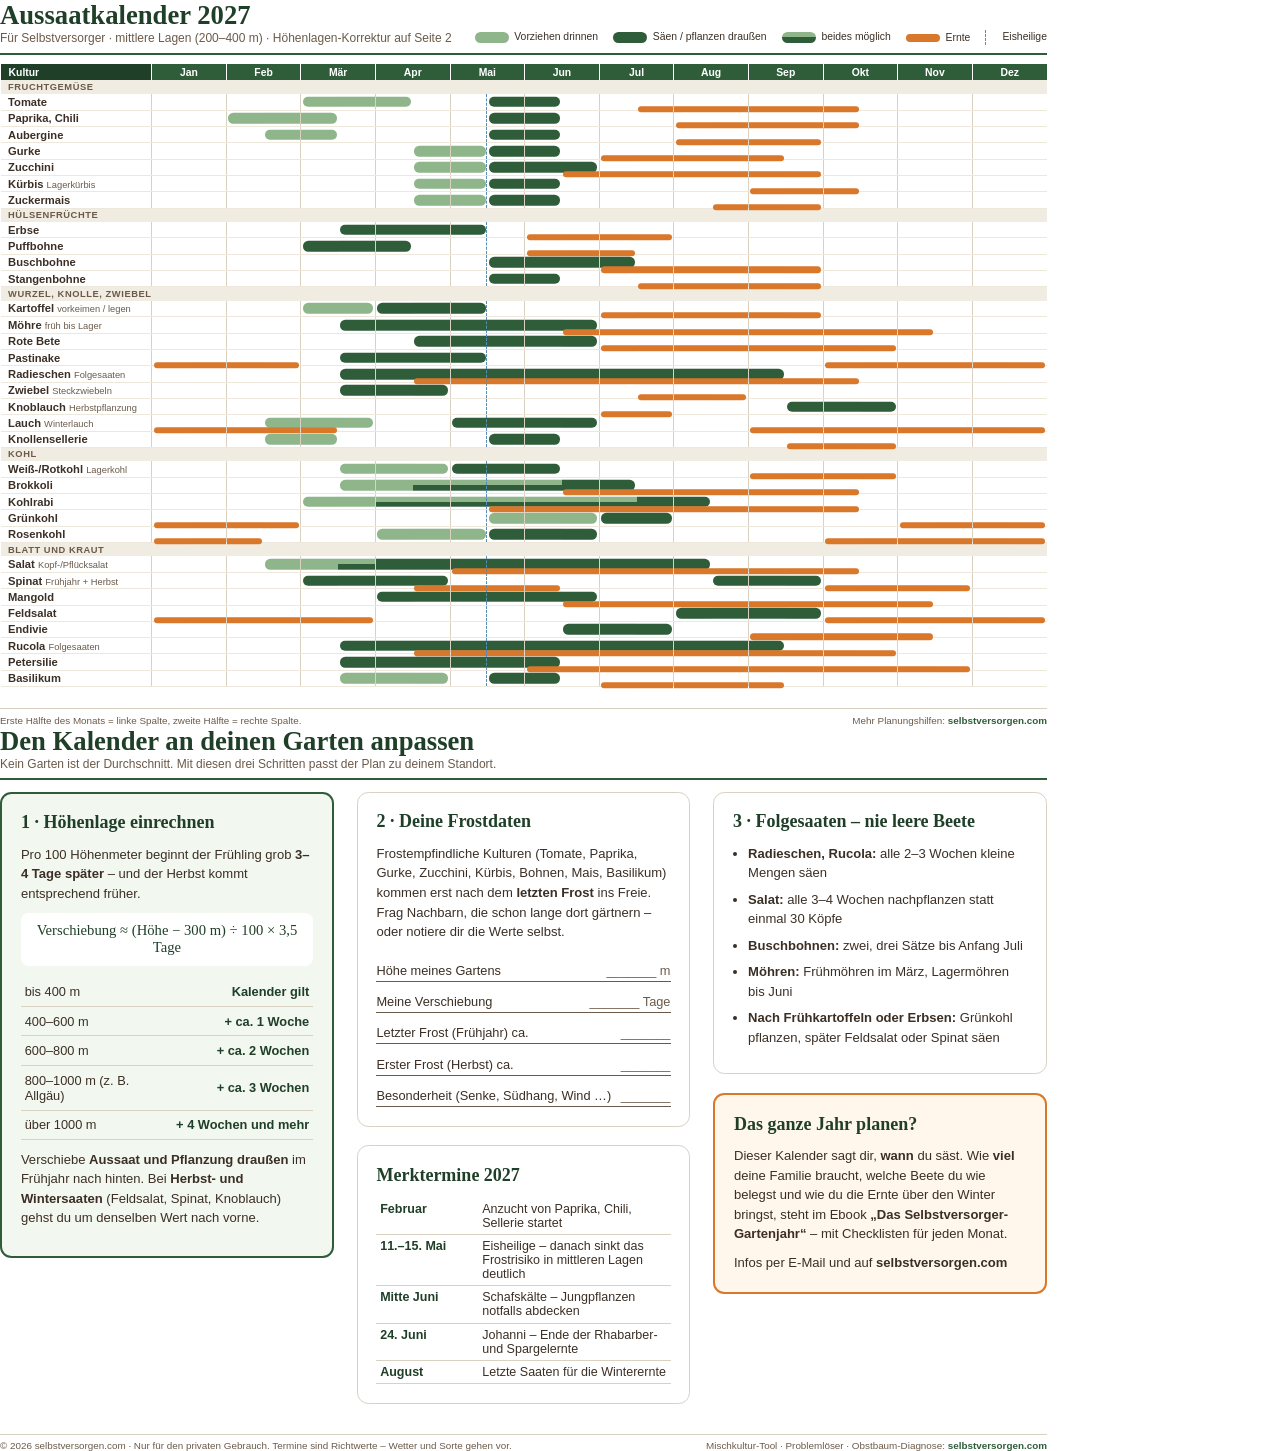
<file: gartenjahr-funnel/material/aussaatkalender-2027.html>
<!doctype html>
<html lang="de">
<head>
<meta charset="utf-8">
<title>Aussaatkalender 2027 – selbstversorgen.com</title>
<style>
  @page { size: A4 landscape; margin: 9mm 10mm; }
  :root { --gruen:#2f5d3a; --dunkel:#1f3f28; --erde:#3b2f25; --hell:#6b5a4a; --linie:#d9d2c3; --v:#8fb58a; --d:#2f5d3a; --e:#d9772b; }
  * { box-sizing: border-box; -webkit-print-color-adjust: exact; print-color-adjust: exact; }
  body { margin: 0; font-family: "Helvetica Neue", Arial, sans-serif; color: var(--erde); font-size: 8.4pt; }
  .seite { width: 277mm; height: 192mm; overflow: hidden; page-break-after: always; position: relative; }
  .seite:last-child { page-break-after: auto; }
  h1 { font-family: Georgia, serif; color: var(--dunkel); font-size: 20pt; margin: 0; }
  h2 { font-family: Georgia, serif; color: var(--dunkel); font-size: 13.5pt; margin: 0 0 3mm; }
  .kopf { display: flex; justify-content: space-between; align-items: flex-end; border-bottom: 2px solid var(--gruen); padding-bottom: 2mm; margin-bottom: 2.5mm; }
  .kopf .unter { color: var(--hell); font-size: 9pt; }
  .legende { display: flex; gap: 4mm; font-size: 7.8pt; align-items: center; white-space: nowrap; }
  .legende i { display: inline-block; width: 9mm; height: 3mm; border-radius: 1.5mm; vertical-align: middle; margin-right: 1.5mm; }
  table { border-collapse: collapse; width: 100%; table-layout: fixed; }
  th, td { padding: 0; height: 4.32mm; }
  thead th { font-size: 7.8pt; font-weight: 700; color: #fff; background: var(--gruen); text-align: center; border-left: 1px solid #fff; }
  thead th.name { text-align: left; padding-left: 2mm; background: var(--dunkel); }
  td.name { padding-left: 2mm; white-space: nowrap; overflow: hidden; font-weight: 600; border-bottom: 1px solid #eee8dc; }
  td.name small { font-weight: 400; color: var(--hell); }
  td.zelle { border-bottom: 1px solid #eee8dc; position: relative; }
  td.mon { border-left: 1px solid var(--linie); }
  tr.gruppe td { background: #f1ece2; font-size: 7pt; font-weight: 700; letter-spacing: .06em; text-transform: uppercase; color: var(--hell); padding-left: 2mm; height: 3.6mm; }
  .bar { position: absolute; left: 0; right: 0; height: 2.8mm; top: 50%; transform: translateY(-50%); }
  .bar.v { background: var(--v); }
  .bar.d { background: var(--d); }
  .bar.e { background: var(--e); height: 1.6mm; transform: translateY(70%); }
  .bar.vd { background: linear-gradient(to bottom, var(--v) 50%, var(--d) 50%); }
  .bar.start { border-top-left-radius: 1.4mm; border-bottom-left-radius: 1.4mm; margin-left: .4mm; }
  .bar.ende { border-top-right-radius: 1.4mm; border-bottom-right-radius: 1.4mm; margin-right: .4mm; }
  .eis { position: absolute; top: 0; bottom: 0; left: -1px; width: 0; border-left: 1.5px dashed #5a8bb0; }
  .fuss { position: absolute; bottom: 0; left: 0; right: 0; display: flex; justify-content: space-between; font-size: 7.4pt; color: var(--hell); border-top: 1px solid var(--linie); padding-top: 1.5mm; }
  .fuss b { color: var(--gruen); }

  /* Seite 2 */
  .spalten { display: grid; grid-template-columns: 1fr 1fr 1fr; gap: 6mm; margin-top: 3mm; }
  .box { border: 1px solid var(--linie); border-radius: 3mm; padding: 5mm; margin-bottom: 5mm; }
  .box.akzent { border: 2px solid var(--gruen); background: #f2f7ef; }
  .box.kuerbis { border: 2px solid var(--e); background: #fff6ec; }
  .box p { margin: 0 0 2.5mm; line-height: 1.5; font-size: 9.8pt; }
  .box ul { margin: 0; padding-left: 4mm; line-height: 1.5; font-size: 9.8pt; }
  .box li { margin-bottom: 1.8mm; }
  .hoehe { width: 100%; font-size: 9.6pt; }
  .hoehe td { border-bottom: 1px solid var(--linie); padding: 1.8mm 1mm; height: auto; }
  .hoehe td:last-child { text-align: right; font-weight: 700; color: var(--dunkel); }
  .formel { font-family: Georgia, serif; font-size: 11pt; text-align: center; background: #fff; border-radius: 2mm; padding: 2.5mm; margin: 2mm 0 3mm; color: var(--dunkel); }
  .feld { display: flex; justify-content: space-between; border-bottom: 1px solid var(--hell); padding: 3.2mm 0 .8mm; font-size: 9.6pt; }
  .feld span:last-child { color: var(--hell); }
  .termine td { padding: 1.1mm 1mm; border-bottom: 1px solid var(--linie); height: auto; font-size: 9.4pt; vertical-align: top; }
  .termine td:first-child { font-weight: 700; color: var(--dunkel); white-space: nowrap; width: 27mm; }
</style>
</head>
<body>

<!-- ======================= SEITE 1 ======================= -->
<div class="seite">
  <div class="kopf">
    <div>
      <h1>Aussaatkalender 2027</h1>
      <div class="unter">Für Selbstversorger · mittlere Lagen (200–400 m) · Höhenlagen-Korrektur auf Seite 2</div>
    </div>
    <div class="legende">
      <span><i style="background:var(--v)"></i>Vorziehen drinnen</span>
      <span><i style="background:var(--d)"></i>Säen / pflanzen draußen</span>
      <span><i style="background:linear-gradient(to bottom,var(--v) 50%,var(--d) 50%)"></i>beides möglich</span>
      <span><i style="background:var(--e);height:2mm"></i>Ernte</span>
      <span><i style="border-left:1.5px dashed #5a8bb0;width:3mm;height:4mm;border-radius:0"></i>Eisheilige</span>
    </div>
  </div>
  <table id="kalender"></table>
  <div class="fuss">
    <span>Erste Hälfte des Monats = linke Spalte, zweite Hälfte = rechte Spalte.</span>
    <span>Mehr Planungshilfen: <b>selbstversorgen.com</b></span>
  </div>
</div>

<!-- ======================= SEITE 2 ======================= -->
<div class="seite">
  <div class="kopf">
    <div>
      <h1>Den Kalender an deinen Garten anpassen</h1>
      <div class="unter">Kein Garten ist der Durchschnitt. Mit diesen drei Schritten passt der Plan zu deinem Standort.</div>
    </div>
  </div>

  <div class="spalten">
    <div>
      <div class="box akzent">
        <h2>1 · Höhenlage einrechnen</h2>
        <p>Pro 100 Höhenmeter beginnt der Frühling grob <b>3–4 Tage später</b> – und der Herbst kommt entsprechend früher.</p>
        <div class="formel">Verschiebung ≈ (Höhe − 300 m) ÷ 100 × 3,5 Tage</div>
        <table class="hoehe">
          <tr><td>bis 400 m</td><td>Kalender gilt</td></tr>
          <tr><td>400–600 m</td><td>+ ca. 1 Woche</td></tr>
          <tr><td>600–800 m</td><td>+ ca. 2 Wochen</td></tr>
          <tr><td>800–1000 m (z. B. Allgäu)</td><td>+ ca. 3 Wochen</td></tr>
          <tr><td>über 1000 m</td><td>+ 4 Wochen und mehr</td></tr>
        </table>
        <p style="margin-top:2.5mm">Verschiebe <b>Aussaat und Pflanzung draußen</b> im Frühjahr nach hinten. Bei <b>Herbst- und Wintersaaten</b> (Feldsalat, Spinat, Knoblauch) gehst du um denselben Wert nach vorne.</p>
      </div>
    </div>

    <div>
      <div class="box">
        <h2>2 · Deine Frostdaten</h2>
        <p>Frostempfindliche Kulturen (Tomate, Paprika, Gurke, Zucchini, Kürbis, Bohnen, Mais, Basilikum) kommen erst nach dem <b>letzten Frost</b> ins Freie. Frag Nachbarn, die schon lange dort gärtnern – oder notiere dir die Werte selbst.</p>
        <div class="feld"><span>Höhe meines Gartens</span><span>_______ m</span></div>
        <div class="feld"><span>Meine Verschiebung</span><span>_______ Tage</span></div>
        <div class="feld"><span>Letzter Frost (Frühjahr) ca.</span><span>_______</span></div>
        <div class="feld"><span>Erster Frost (Herbst) ca.</span><span>_______</span></div>
        <div class="feld"><span>Besonderheit (Senke, Südhang, Wind …)</span><span>_______</span></div>
      </div>
      <div class="box">
        <h2>Merktermine 2027</h2>
        <table class="termine">
          <tr><td>Februar</td><td>Anzucht von Paprika, Chili, Sellerie startet</td></tr>
          <tr><td>11.–15. Mai</td><td>Eisheilige – danach sinkt das Frostrisiko in mittleren Lagen deutlich</td></tr>
          <tr><td>Mitte Juni</td><td>Schafskälte – Jungpflanzen notfalls abdecken</td></tr>
          <tr><td>24. Juni</td><td>Johanni – Ende der Rhabarber- und Spargelernte</td></tr>
          <tr><td>August</td><td>Letzte Saaten für die Winterernte</td></tr>
        </table>
      </div>
    </div>

    <div>
      <div class="box">
        <h2>3 · Folgesaaten – nie leere Beete</h2>
        <ul>
          <li><b>Radieschen, Rucola:</b> alle 2–3 Wochen kleine Mengen säen</li>
          <li><b>Salat:</b> alle 3–4 Wochen nachpflanzen statt einmal 30 Köpfe</li>
          <li><b>Buschbohnen:</b> zwei, drei Sätze bis Anfang Juli</li>
          <li><b>Möhren:</b> Frühmöhren im März, Lagermöhren bis Juni</li>
          <li><b>Nach Frühkartoffeln oder Erbsen:</b> Grünkohl pflanzen, später Feldsalat oder Spinat säen</li>
        </ul>
      </div>
      <div class="box kuerbis">
        <h2>Das ganze Jahr planen?</h2>
        <p>Dieser Kalender sagt dir, <b>wann</b> du säst. Wie <b>viel</b> deine Familie braucht, welche Beete du wie belegst und wie du die Ernte über den Winter bringst, steht im Ebook <b>„Das Selbstversorger-Gartenjahr“</b> – mit Checklisten für jeden Monat.</p>
        <p style="margin:0">Infos per E-Mail und auf <b>selbstversorgen.com</b></p>
      </div>
    </div>
  </div>

  <div class="fuss">
    <span>© 2026 selbstversorgen.com · Nur für den privaten Gebrauch. Termine sind Richtwerte – Wetter und Sorte gehen vor.</span>
    <span>Mischkultur-Tool · Problemlöser · Obstbaum-Diagnose: <b>selbstversorgen.com</b></span>
  </div>
</div>

<script>
// Halbmonate: 1 = Jan (1. Hälfte), 2 = Jan (2. Hälfte) … 24 = Dez (2. Hälfte)
// v = vorziehen drinnen, d = säen/pflanzen draußen, e = Ernte. Mehrere Bereiche pro Typ möglich.
const KULTUREN = [
  ["Fruchtgemüse"],
  ["Tomate", "", { v: [[5, 7]], d: [[10, 11]], e: [[14, 19]] }],
  ["Paprika, Chili", "", { v: [[3, 5]], d: [[10, 11]], e: [[15, 19]] }],
  ["Aubergine", "", { v: [[4, 5]], d: [[10, 11]], e: [[15, 18]] }],
  ["Gurke", "", { v: [[8, 9]], d: [[10, 11]], e: [[13, 17]] }],
  ["Zucchini", "", { v: [[8, 9]], d: [[10, 12]], e: [[12, 18]] }],
  ["Kürbis", "Lagerkürbis", { v: [[8, 9]], d: [[10, 11]], e: [[17, 19]] }],
  ["Zuckermais", "", { v: [[8, 9]], d: [[10, 11]], e: [[16, 18]] }],
  ["Hülsenfrüchte"],
  ["Erbse", "", { d: [[6, 9]], e: [[11, 14]] }],
  ["Puffbohne", "", { d: [[5, 7]], e: [[11, 13]] }],
  ["Buschbohne", "", { d: [[10, 13]], e: [[13, 18]] }],
  ["Stangenbohne", "", { d: [[10, 11]], e: [[14, 18]] }],
  ["Wurzel, Knolle, Zwiebel"],
  ["Kartoffel", "vorkeimen / legen", { v: [[5, 6]], d: [[7, 9]], e: [[13, 18]] }],
  ["Möhre", "früh bis Lager", { d: [[6, 12]], e: [[12, 21]] }],
  ["Rote Bete", "", { d: [[8, 12]], e: [[13, 20]] }],
  ["Pastinake", "", { d: [[6, 9]], e: [[19, 24], [1, 4]] }],
  ["Radieschen", "Folgesaaten", { d: [[6, 17]], e: [[8, 19]] }],
  ["Zwiebel", "Steckzwiebeln", { d: [[6, 8]], e: [[14, 16]] }],
  ["Knoblauch", "Herbstpflanzung", { d: [[18, 20]], e: [[13, 14]] }],
  ["Lauch", "Winterlauch", { v: [[4, 6]], d: [[9, 12]], e: [[17, 24], [1, 5]] }],
  ["Knollensellerie", "", { v: [[4, 5]], d: [[10, 11]], e: [[18, 20]] }],
  ["Kohl"],
  ["Weiß-/Rotkohl", "Lagerkohl", { v: [[6, 8]], d: [[9, 11]], e: [[17, 20]] }],
  ["Brokkoli", "", { v: [[6, 11]], d: [[8, 13]], e: [[12, 19]] }],
  ["Kohlrabi", "", { v: [[5, 13]], d: [[7, 15]], e: [[10, 19]] }],
  ["Grünkohl", "", { v: [[10, 12]], d: [[13, 14]], e: [[21, 24], [1, 4]] }],
  ["Rosenkohl", "", { v: [[7, 9]], d: [[10, 12]], e: [[19, 24], [1, 3]] }],
  ["Blatt und Kraut"],
  ["Salat", "Kopf-/Pflücksalat", { v: [[4, 6]], d: [[6, 15]], e: [[9, 19]] }],
  ["Spinat", "Frühjahr + Herbst", { d: [[5, 8], [16, 18]], e: [[8, 11], [19, 22]] }],
  ["Mangold", "", { d: [[7, 12]], e: [[12, 21]] }],
  ["Feldsalat", "", { d: [[15, 18]], e: [[19, 24], [1, 6]] }],
  ["Endivie", "", { d: [[12, 14]], e: [[17, 21]] }],
  ["Rucola", "Folgesaaten", { d: [[6, 17]], e: [[8, 20]] }],
  ["Petersilie", "", { d: [[6, 11]], e: [[11, 22]] }],
  ["Basilikum", "", { v: [[6, 8]], d: [[10, 11]], e: [[13, 17]] }],
];
const MONATE = ["Jan", "Feb", "Mär", "Apr", "Mai", "Jun", "Jul", "Aug", "Sep", "Okt", "Nov", "Dez"];

function inRange(ranges, h) {
  if (!ranges) return null;
  for (const [a, b] of ranges) if (h >= a && h <= b) return { start: h === a, ende: h === b };
  return null;
}

const t = document.getElementById("kalender");
let html = '<colgroup><col style="width:40mm">' + '<col>'.repeat(24) + '</colgroup>';
html += '<thead><tr><th class="name">Kultur</th>' + MONATE.map(m => `<th colspan="2">${m}</th>`).join("") + "</tr></thead><tbody>";
for (const k of KULTUREN) {
  if (k.length === 1) { html += `<tr class="gruppe"><td colspan="25">${k[0]}</td></tr>`; continue; }
  const [name, zusatz, z] = k;
  html += `<tr><td class="name">${name}${zusatz ? ` <small>${zusatz}</small>` : ""}</td>`;
  for (let h = 1; h <= 24; h++) {
    const v = inRange(z.v, h), d = inRange(z.d, h), e = inRange(z.e, h);
    const bar = (typ, r) => `<div class="bar ${typ}${r.start ? " start" : ""}${r.ende ? " ende" : ""}"></div>`;
    let inner = "";
    if (v && d) inner += bar("vd", { start: v.start && d.start, ende: v.ende && d.ende });
    else if (v) inner += bar("v", v);
    else if (d) inner += bar("d", d);
    if (e) inner += bar("e", e);
    if (h === 10) inner += '<div class="eis"></div>';
    html += `<td class="zelle${h % 2 === 1 ? " mon" : ""}">${inner}</td>`;
  }
  html += "</tr>";
}
t.innerHTML = html + "</tbody>";
</script>
</body>
</html>
</file>
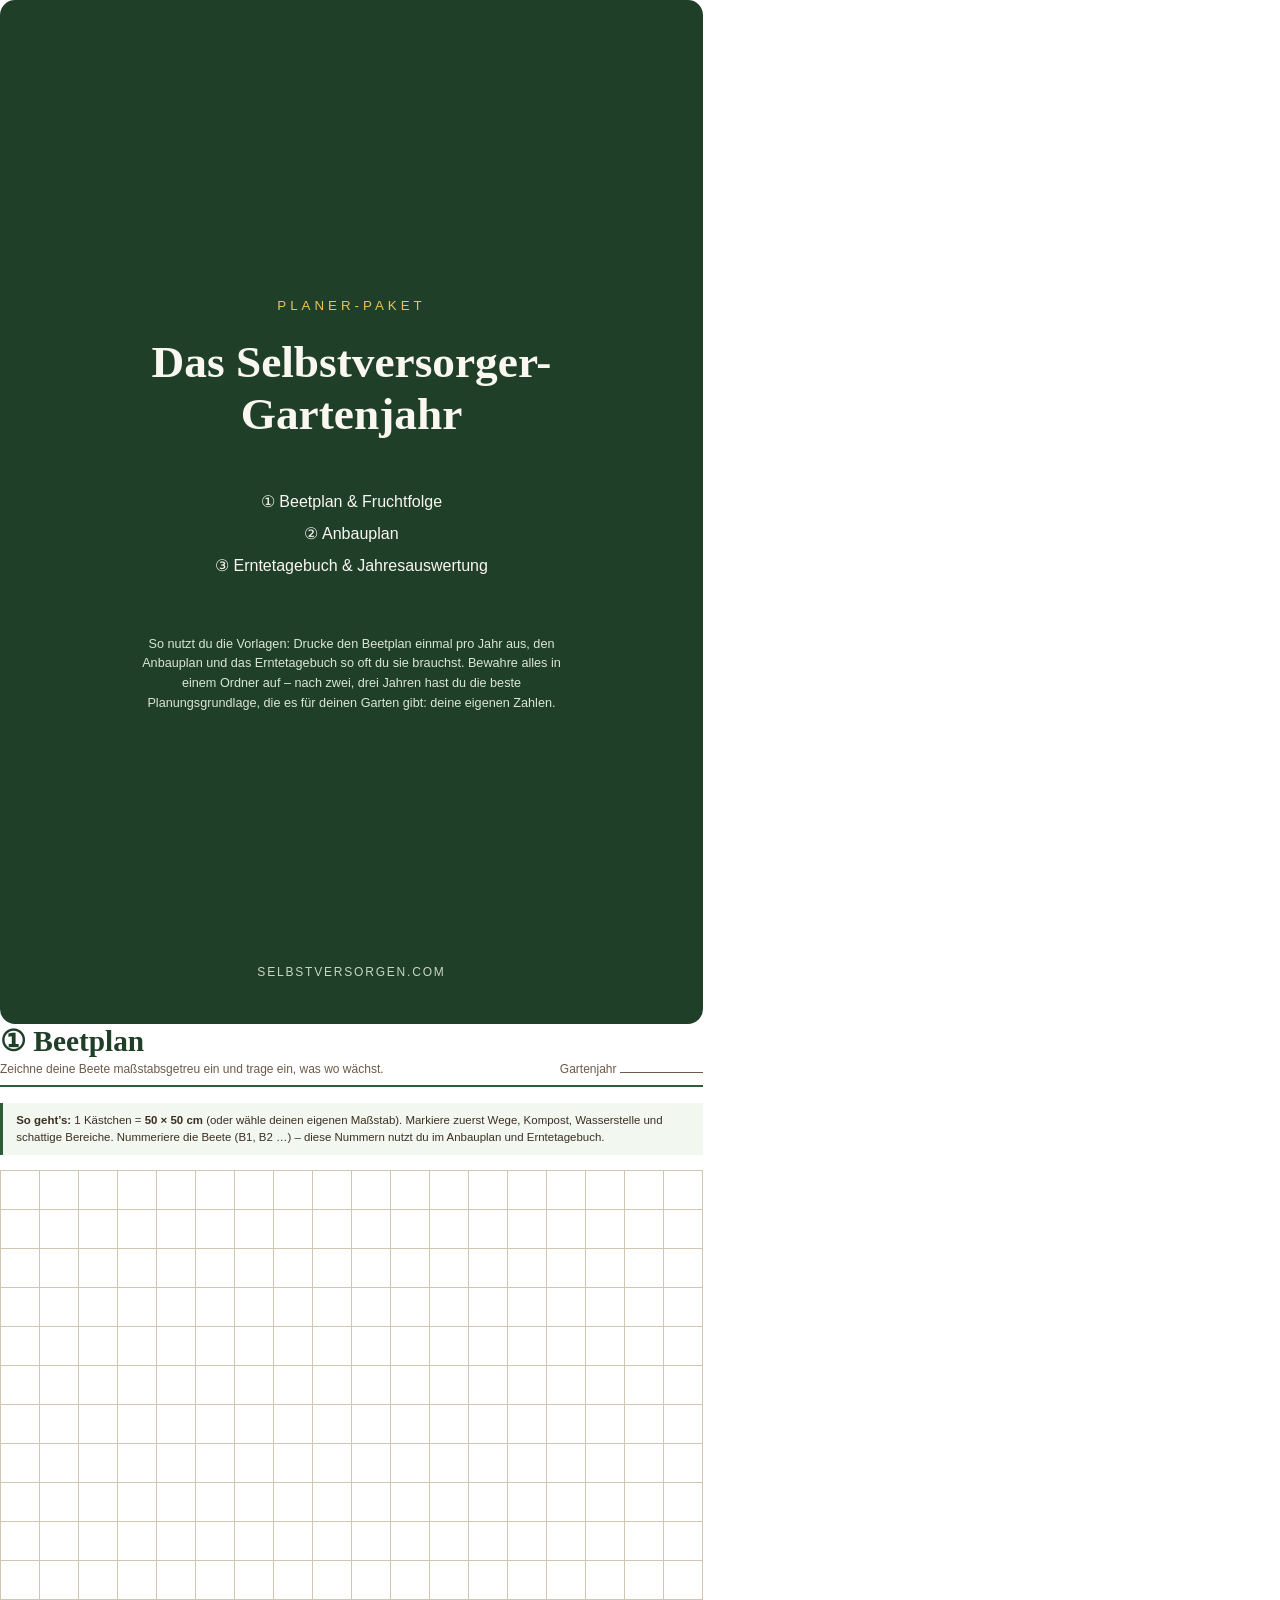
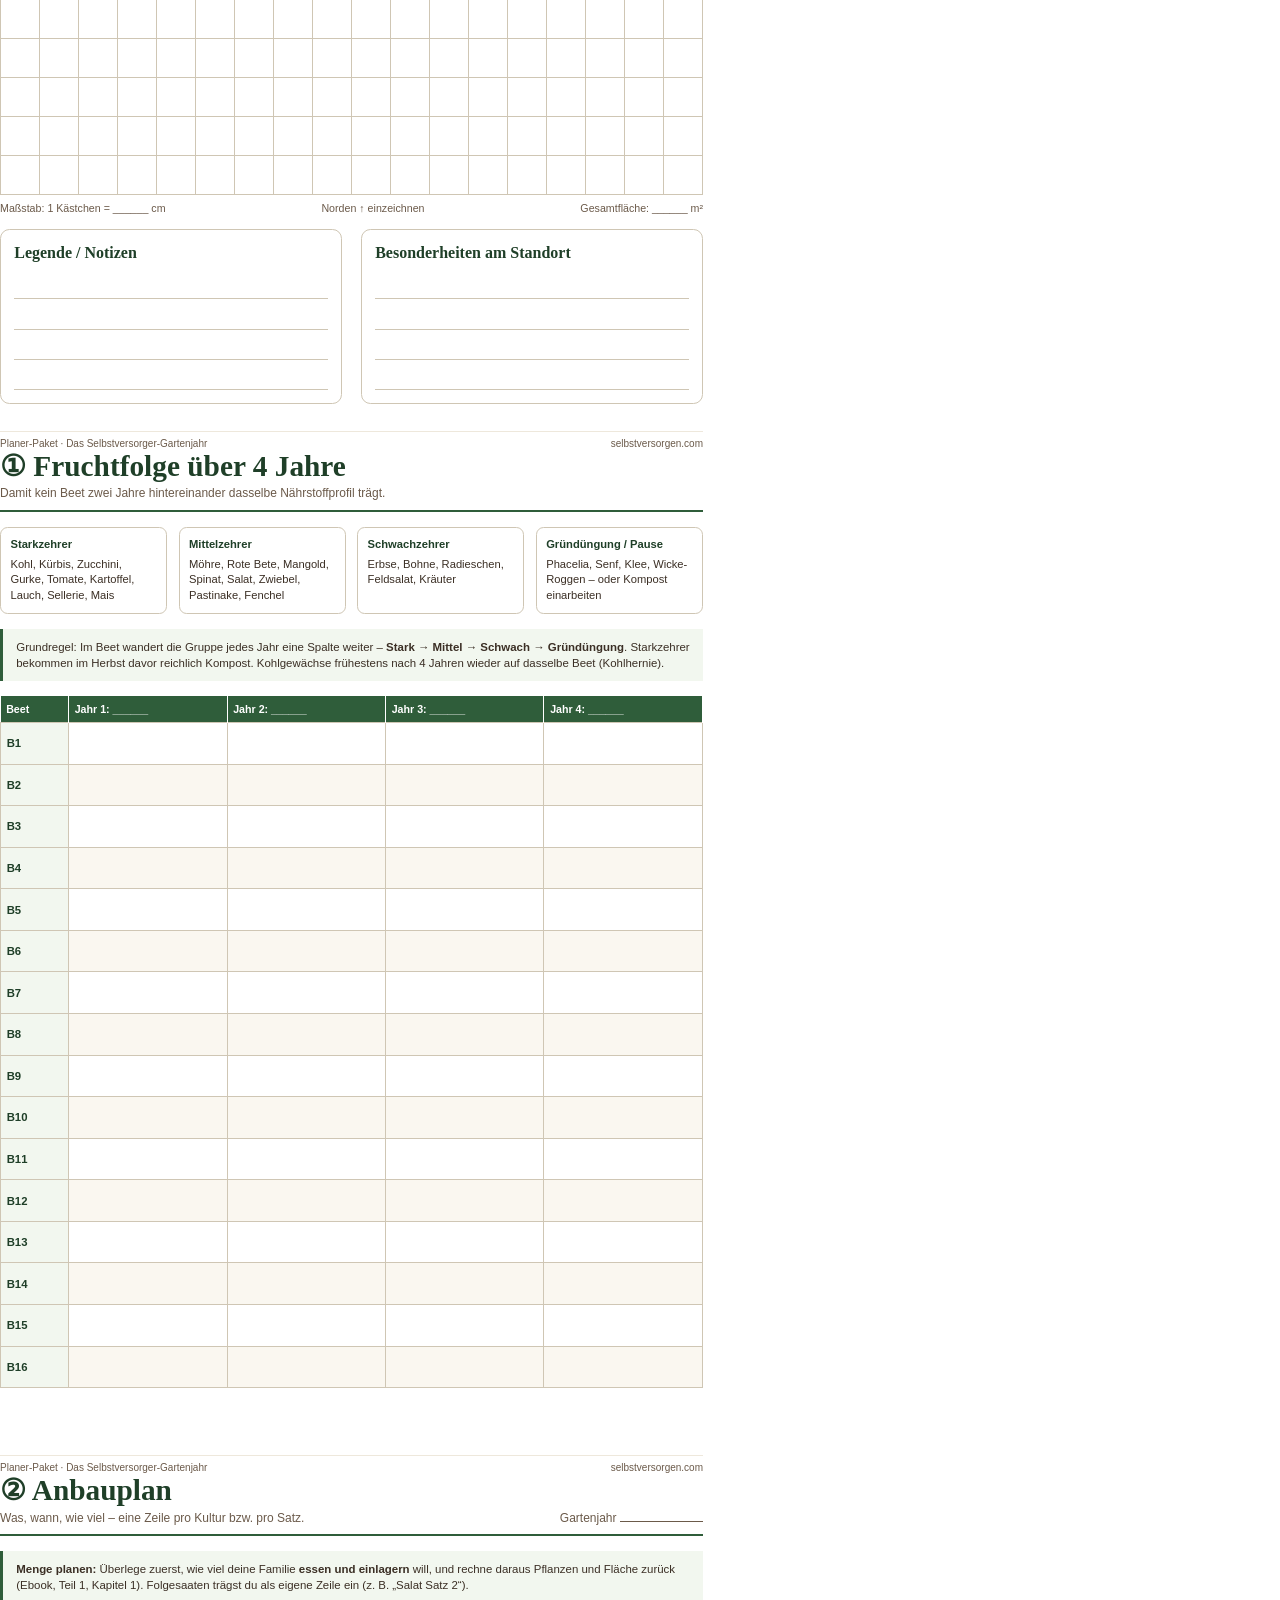
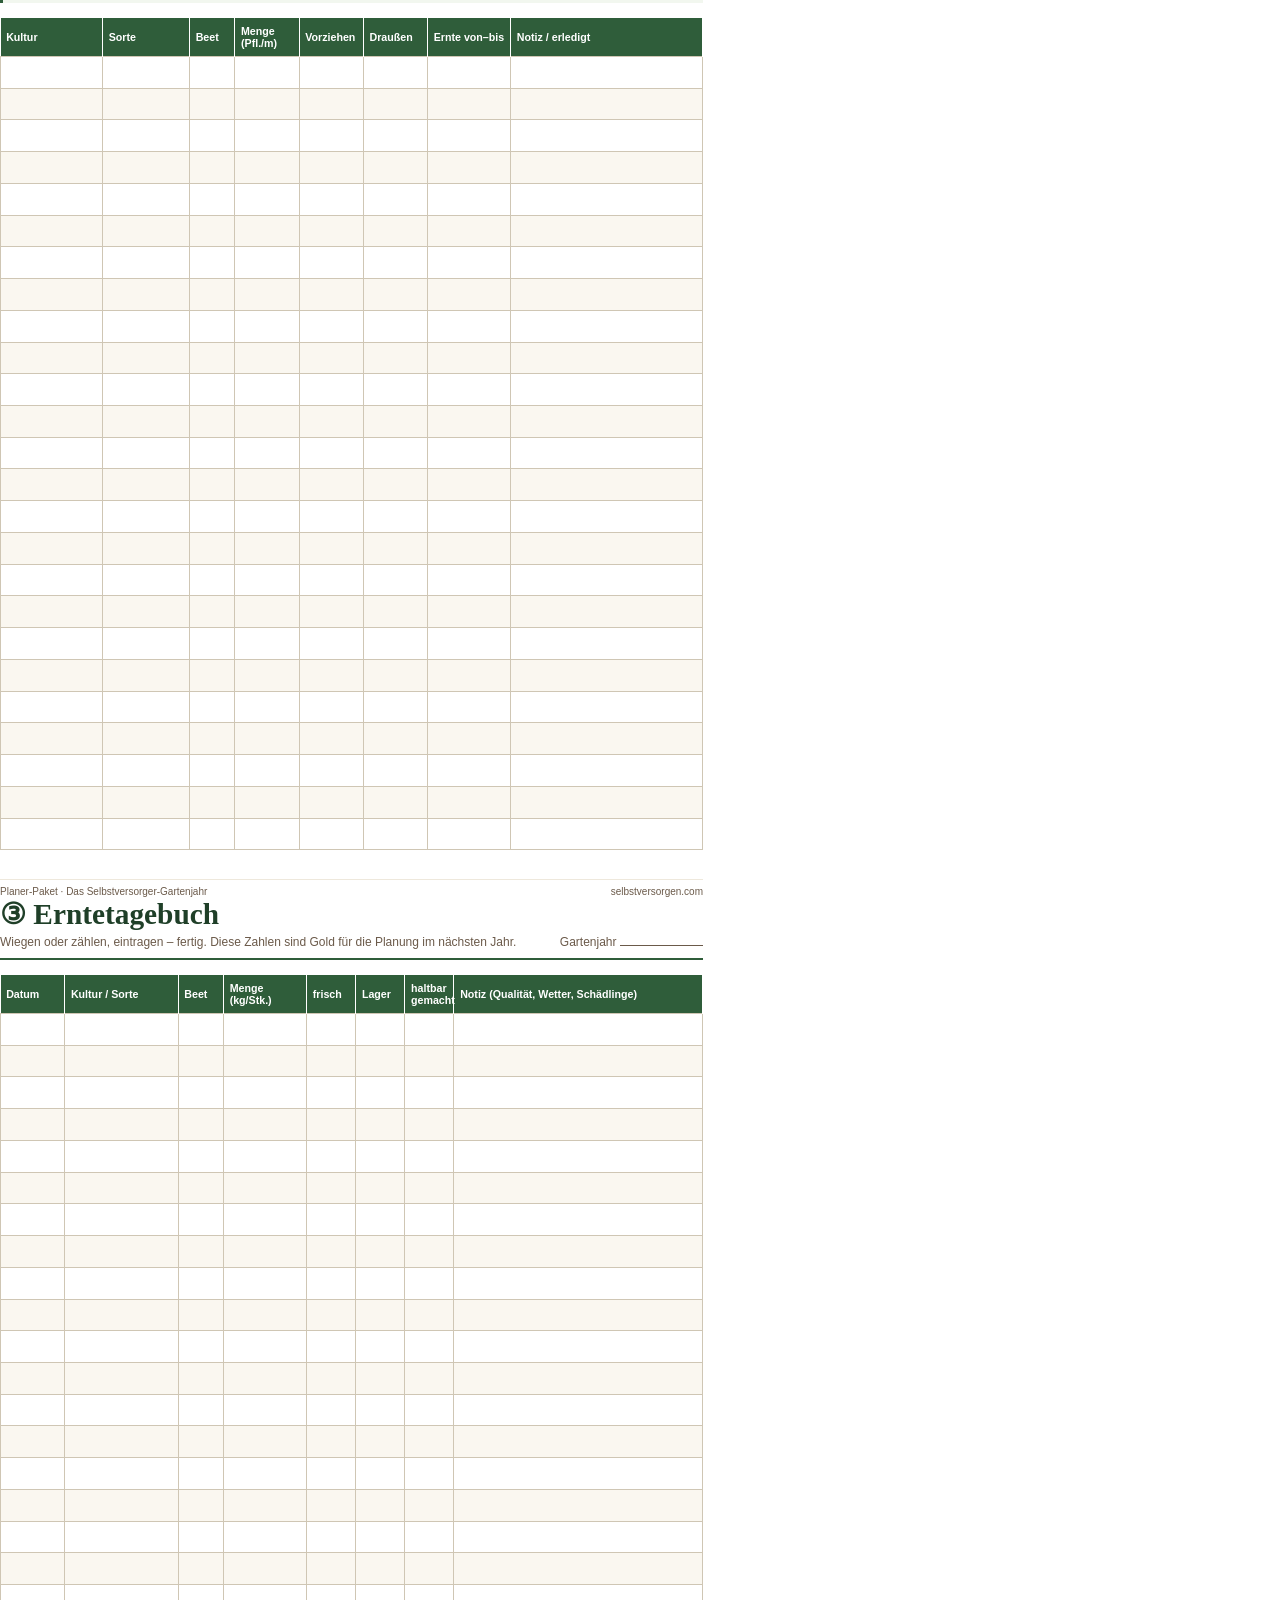
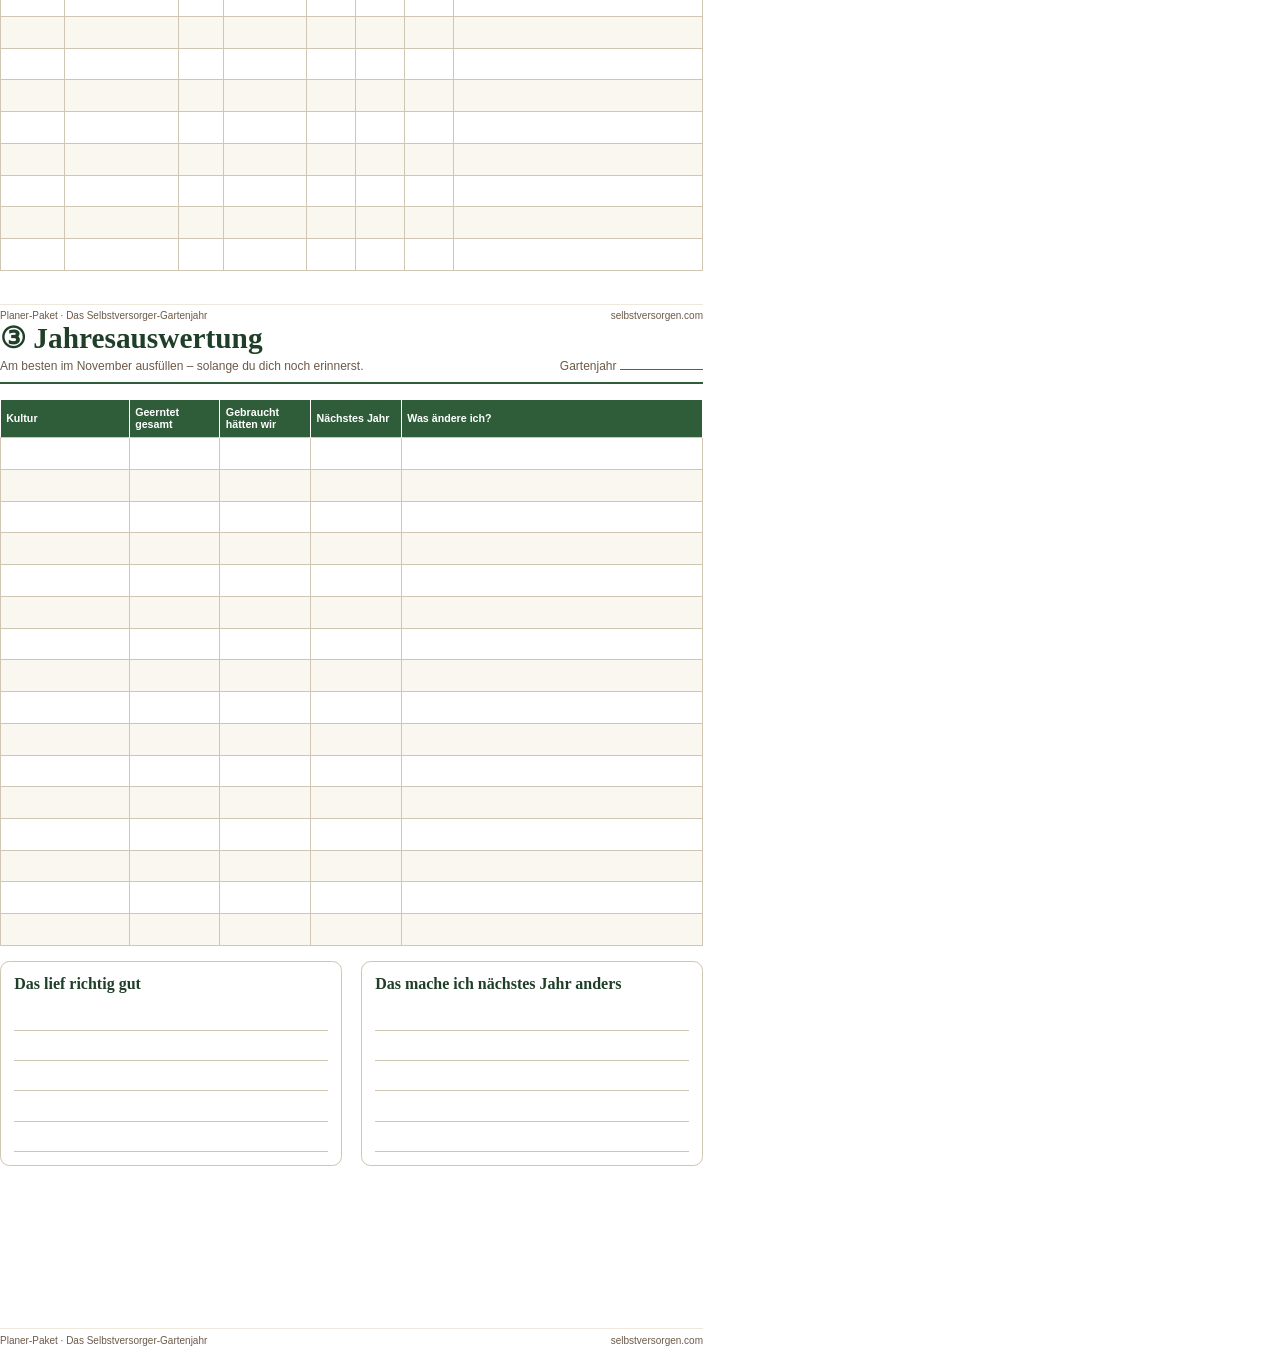
<file: gartenjahr-funnel/material/planer-paket.html>
<!doctype html>
<html lang="de">
<head>
<meta charset="utf-8">
<title>Planer-Paket – Das Selbstversorger-Gartenjahr</title>
<style>
  @page { size: A4 portrait; margin: 12mm; }
  :root { --gruen:#2f5d3a; --dunkel:#1f3f28; --erde:#3b2f25; --hell:#6b5a4a; --linie:#cfc6b4; --zart:#eee8dc; --kuerbis:#d9772b; }
  * { box-sizing: border-box; -webkit-print-color-adjust: exact; print-color-adjust: exact; }
  body { margin: 0; font-family: "Helvetica Neue", Arial, sans-serif; color: var(--erde); font-size: 9.5pt; }
  .seite { width: 186mm; height: 271mm; position: relative; overflow: hidden; page-break-after: always; }
  .seite:last-child { page-break-after: auto; }
  h1 { font-family: Georgia, serif; color: var(--dunkel); font-size: 22pt; margin: 0; }
  h2 { font-family: Georgia, serif; color: var(--dunkel); font-size: 12pt; margin: 0 0 2mm; }
  .kopf { display: flex; justify-content: space-between; align-items: flex-end; border-bottom: 2px solid var(--gruen); padding-bottom: 2.5mm; margin-bottom: 4mm; }
  .kopf .unter { color: var(--hell); font-size: 9pt; margin-top: 1mm; }
  .jahr { font-size: 9pt; color: var(--hell); white-space: nowrap; }
  .jahr span { display: inline-block; width: 22mm; border-bottom: 1px solid var(--hell); }
  .fuss { position: absolute; bottom: 0; left: 0; right: 0; display: flex; justify-content: space-between; font-size: 7.5pt; color: var(--hell); border-top: 1px solid var(--zart); padding-top: 1.5mm; }
  .tipp { background: #f2f7ef; border-left: 3px solid var(--gruen); padding: 2.5mm 3.5mm; font-size: 8.6pt; line-height: 1.45; margin-bottom: 4mm; }

  /* Deckblatt */
  .deck { background: var(--dunkel); color: #faf7f0; display: flex; flex-direction: column; justify-content: center; align-items: center; text-align: center; border-radius: 4mm; }
  .deck h1 { color: #faf7f0; font-size: 34pt; line-height: 1.15; }
  .deck .dach { color: #e8c45a; letter-spacing: .3em; font-size: 10pt; margin-bottom: 6mm; }
  .deck ul { list-style: none; padding: 0; margin: 12mm 0 0; font-size: 12pt; line-height: 2; }
  .deck .klein { position: absolute; bottom: 12mm; font-size: 9pt; color: #c9d6c3; letter-spacing: .15em; }
  .deck .gebrauch { margin-top: 14mm; max-width: 120mm; font-size: 9.5pt; line-height: 1.55; color: #dbe6d5; }

  /* Beetplan-Raster */
  .raster { display: grid; grid-template-columns: repeat(18, 1fr); border-top: 1px solid var(--linie); border-left: 1px solid var(--linie); }
  .raster div { aspect-ratio: 1; border-right: 1px solid var(--linie); border-bottom: 1px solid var(--linie); }
  .raster div:nth-child(18n+1) { border-left: 0; }
  .massstab { font-size: 8pt; color: var(--hell); margin: 2mm 0 4mm; display: flex; justify-content: space-between; }
  .himmel { position: absolute; right: 0; top: 24mm; text-align: center; font-size: 8pt; font-weight: 700; color: var(--gruen); }

  /* Tabellen */
  table { border-collapse: collapse; width: 100%; table-layout: fixed; }
  th { background: var(--gruen); color: #fff; font-size: 8pt; text-align: left; padding: 1.8mm 1.5mm; font-weight: 700; border-right: 1px solid #fff; }
  td { border: 1px solid var(--linie); height: 8.4mm; padding: 0 1.5mm; font-size: 8.5pt; }
  tbody tr:nth-child(even) td { background: #faf7f0; }
  .ff td { height: 11mm; }
  .ff td:first-child { font-weight: 700; color: var(--dunkel); background: #f2f7ef; }
  .legende-zehrer { display: grid; grid-template-columns: repeat(4, 1fr); gap: 3mm; margin: 4mm 0; font-size: 8.4pt; line-height: 1.4; }
  .legende-zehrer div { border: 1px solid var(--linie); border-radius: 2mm; padding: 2.5mm; }
  .legende-zehrer b { display: block; color: var(--dunkel); margin-bottom: 1mm; }

  .summen { display: grid; grid-template-columns: 1fr 1fr; gap: 5mm; margin-top: 4mm; }
  .linien div { border-bottom: 1px solid var(--linie); height: 8mm; }
  .box { border: 1px solid var(--linie); border-radius: 2.5mm; padding: 3.5mm; }
</style>
</head>
<body>

<!-- ============ DECKBLATT ============ -->
<div class="seite deck">
  <div class="dach">PLANER-PAKET</div>
  <h1>Das Selbstversorger-<br>Gartenjahr</h1>
  <ul>
    <li>① Beetplan &amp; Fruchtfolge</li>
    <li>② Anbauplan</li>
    <li>③ Erntetagebuch &amp; Jahresauswertung</li>
  </ul>
  <p class="gebrauch">So nutzt du die Vorlagen: Drucke den Beetplan einmal pro Jahr aus, den Anbauplan und das Erntetagebuch so oft du sie brauchst. Bewahre alles in einem Ordner auf – nach zwei, drei Jahren hast du die beste Planungsgrundlage, die es für deinen Garten gibt: deine eigenen Zahlen.</p>
  <div class="klein">SELBSTVERSORGEN.COM</div>
</div>

<!-- ============ BEETPLAN ============ -->
<div class="seite">
  <div class="kopf">
    <div><h1>① Beetplan</h1><div class="unter">Zeichne deine Beete maßstabsgetreu ein und trage ein, was wo wächst.</div></div>
    <div class="jahr">Gartenjahr <span></span></div>
  </div>
  <div class="tipp"><b>So geht’s:</b> 1 Kästchen = <b>50 × 50 cm</b> (oder wähle deinen eigenen Maßstab). Markiere zuerst Wege, Kompost, Wasserstelle und schattige Bereiche. Nummeriere die Beete (B1, B2 …) – diese Nummern nutzt du im Anbauplan und Erntetagebuch.</div>
  <div class="raster" id="raster"></div>
  <div class="massstab"><span>Maßstab: 1 Kästchen = ______ cm</span><span>Norden ↑ einzeichnen</span><span>Gesamtfläche: ______ m²</span></div>
  <div class="summen">
    <div class="box">
      <h2>Legende / Notizen</h2>
      <div class="linien"><div></div><div></div><div></div><div></div></div>
    </div>
    <div class="box">
      <h2>Besonderheiten am Standort</h2>
      <div class="linien"><div></div><div></div><div></div><div></div></div>
    </div>
  </div>
  <div class="fuss"><span>Planer-Paket · Das Selbstversorger-Gartenjahr</span><span>selbstversorgen.com</span></div>
</div>

<!-- ============ FRUCHTFOLGE ============ -->
<div class="seite">
  <div class="kopf">
    <div><h1>① Fruchtfolge über 4 Jahre</h1><div class="unter">Damit kein Beet zwei Jahre hintereinander dasselbe Nährstoffprofil trägt.</div></div>
  </div>
  <div class="legende-zehrer">
    <div><b>Starkzehrer</b>Kohl, Kürbis, Zucchini, Gurke, Tomate, Kartoffel, Lauch, Sellerie, Mais</div>
    <div><b>Mittelzehrer</b>Möhre, Rote Bete, Mangold, Spinat, Salat, Zwiebel, Pastinake, Fenchel</div>
    <div><b>Schwachzehrer</b>Erbse, Bohne, Radieschen, Feldsalat, Kräuter</div>
    <div><b>Gründüngung / Pause</b>Phacelia, Senf, Klee, Wicke-Roggen – oder Kompost einarbeiten</div>
  </div>
  <div class="tipp">Grundregel: Im Beet wandert die Gruppe jedes Jahr eine Spalte weiter – <b>Stark → Mittel → Schwach → Gründüngung</b>. Starkzehrer bekommen im Herbst davor reichlich Kompost. Kohlgewächse frühestens nach 4 Jahren wieder auf dasselbe Beet (Kohlhernie).</div>
  <table class="ff">
    <thead><tr><th style="width:18mm">Beet</th><th>Jahr 1: ______</th><th>Jahr 2: ______</th><th>Jahr 3: ______</th><th>Jahr 4: ______</th></tr></thead>
    <tbody id="ff"></tbody>
  </table>
  <div class="fuss"><span>Planer-Paket · Das Selbstversorger-Gartenjahr</span><span>selbstversorgen.com</span></div>
</div>

<!-- ============ ANBAUPLAN ============ -->
<div class="seite">
  <div class="kopf">
    <div><h1>② Anbauplan</h1><div class="unter">Was, wann, wie viel – eine Zeile pro Kultur bzw. pro Satz.</div></div>
    <div class="jahr">Gartenjahr <span></span></div>
  </div>
  <div class="tipp"><b>Menge planen:</b> Überlege zuerst, wie viel deine Familie <b>essen und einlagern</b> will, und rechne daraus Pflanzen und Fläche zurück (Ebook, Teil 1, Kapitel 1). Folgesaaten trägst du als eigene Zeile ein (z. B. „Salat Satz 2“).</div>
  <table>
    <colgroup><col style="width:27mm"><col style="width:23mm"><col style="width:12mm"><col style="width:17mm"><col style="width:17mm"><col style="width:17mm"><col style="width:22mm"><col></colgroup>
    <thead><tr><th>Kultur</th><th>Sorte</th><th>Beet</th><th>Menge (Pfl./m)</th><th>Vorziehen</th><th>Draußen</th><th>Ernte von–bis</th><th>Notiz / erledigt</th></tr></thead>
    <tbody id="anbau"></tbody>
  </table>
  <div class="fuss"><span>Planer-Paket · Das Selbstversorger-Gartenjahr</span><span>selbstversorgen.com</span></div>
</div>

<!-- ============ ERNTETAGEBUCH ============ -->
<div class="seite">
  <div class="kopf">
    <div><h1>③ Erntetagebuch</h1><div class="unter">Wiegen oder zählen, eintragen – fertig. Diese Zahlen sind Gold für die Planung im nächsten Jahr.</div></div>
    <div class="jahr">Gartenjahr <span></span></div>
  </div>
  <table>
    <colgroup><col style="width:17mm"><col style="width:30mm"><col style="width:12mm"><col style="width:22mm"><col style="width:13mm"><col style="width:13mm"><col style="width:13mm"><col></colgroup>
    <thead><tr><th>Datum</th><th>Kultur / Sorte</th><th>Beet</th><th>Menge (kg/Stk.)</th><th>frisch</th><th>Lager</th><th>haltbar gemacht</th><th>Notiz (Qualität, Wetter, Schädlinge)</th></tr></thead>
    <tbody id="ernte"></tbody>
  </table>
  <div class="fuss"><span>Planer-Paket · Das Selbstversorger-Gartenjahr</span><span>selbstversorgen.com</span></div>
</div>

<!-- ============ JAHRESAUSWERTUNG ============ -->
<div class="seite">
  <div class="kopf">
    <div><h1>③ Jahresauswertung</h1><div class="unter">Am besten im November ausfüllen – solange du dich noch erinnerst.</div></div>
    <div class="jahr">Gartenjahr <span></span></div>
  </div>
  <table>
    <colgroup><col style="width:34mm"><col style="width:24mm"><col style="width:24mm"><col style="width:24mm"><col></colgroup>
    <thead><tr><th>Kultur</th><th>Geerntet gesamt</th><th>Gebraucht hätten wir</th><th>Nächstes Jahr</th><th>Was ändere ich?</th></tr></thead>
    <tbody id="auswertung"></tbody>
  </table>
  <div class="summen">
    <div class="box"><h2>Das lief richtig gut</h2><div class="linien"><div></div><div></div><div></div><div></div><div></div></div></div>
    <div class="box"><h2>Das mache ich nächstes Jahr anders</h2><div class="linien"><div></div><div></div><div></div><div></div><div></div></div></div>
  </div>
  <div class="fuss"><span>Planer-Paket · Das Selbstversorger-Gartenjahr</span><span>selbstversorgen.com</span></div>
</div>

<script>
const fill = (id, rows, cols) => {
  document.getElementById(id).innerHTML = Array.from({ length: rows }, () => "<tr>" + "<td></td>".repeat(cols) + "</tr>").join("");
};
document.getElementById("raster").innerHTML = "<div></div>".repeat(18 * 16);
document.getElementById("ff").innerHTML = Array.from({ length: 16 }, (_, i) => `<tr><td>B${i + 1}</td><td></td><td></td><td></td><td></td></tr>`).join("");
fill("anbau", 25, 8);
fill("ernte", 27, 8);
fill("auswertung", 16, 5);
</script>
</body>
</html>
</file>
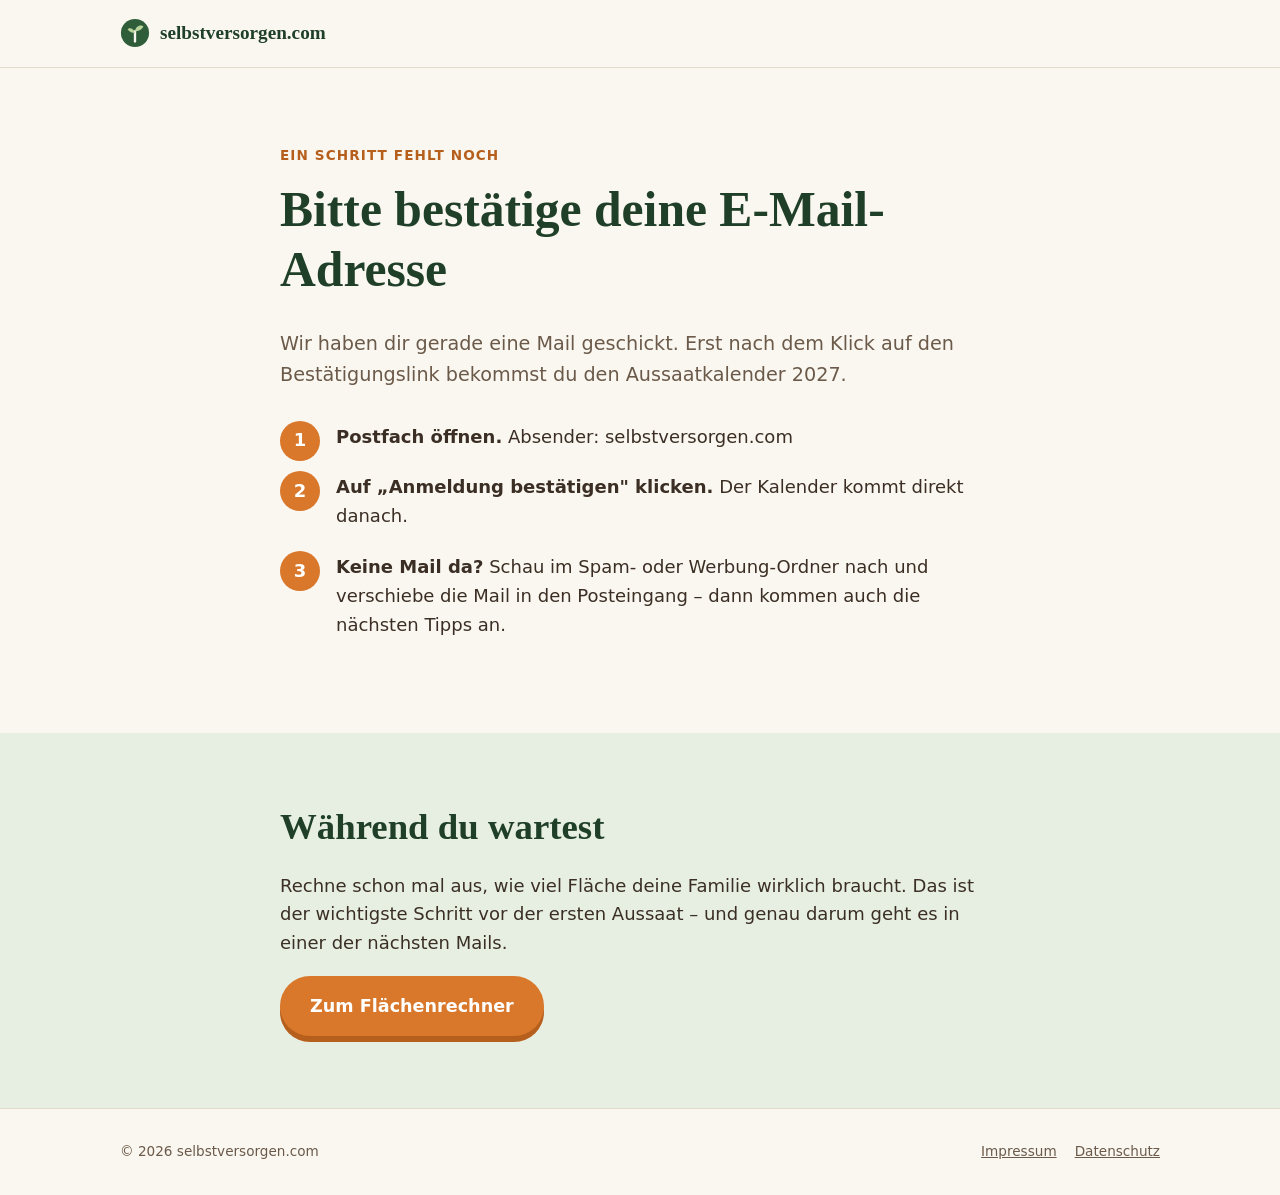
<file: gartenjahr-funnel/website/bestaetigen.html>
<!doctype html>
<html lang="de">
<head>
  <meta charset="utf-8">
  <meta name="viewport" content="width=device-width, initial-scale=1">
  <meta name="robots" content="noindex">
  <title>Fast geschafft – bitte E-Mail bestätigen | selbstversorgen.com</title>
  <link rel="stylesheet" href="assets/style.css">
</head>
<body>

<header class="kopf">
  <div class="wrap">
    <a class="logo" href="https://selbstversorgen.com">
      <svg viewBox="0 0 32 32" aria-hidden="true"><circle cx="16" cy="16" r="15" fill="#2f5d3a"/><path d="M16 25V14" stroke="#faf7f0" stroke-width="2.5" stroke-linecap="round"/><path d="M16 16c-1-5-6-6-8-4 2 3 5 4 8 4zM16 14c1-6 7-7 9-5-2 4-6 5-9 5z" fill="#b9d39a"/></svg>
      selbstversorgen.com
    </a>
  </div>
</header>

<main>
  <section>
    <div class="schmal">
      <span class="dachzeile">Ein Schritt fehlt noch</span>
      <h1>Bitte bestätige deine E-Mail-Adresse</h1>
      <p class="lead">Wir haben dir gerade eine Mail geschickt. Erst nach dem Klick auf den Bestätigungslink bekommst du den Aussaatkalender 2027.</p>
      <ol class="schritte" style="margin-top:32px">
        <li><strong>Postfach öffnen.</strong> Absender: selbstversorgen.com</li>
        <li><strong>Auf „Anmeldung bestätigen" klicken.</strong> Der Kalender kommt direkt danach.</li>
        <li><strong>Keine Mail da?</strong> Schau im Spam- oder Werbung-Ordner nach und verschiebe die Mail in den Posteingang – dann kommen auch die nächsten Tipps an.</li>
      </ol>
    </div>
  </section>

  <section class="gruen">
    <div class="schmal">
      <h2>Während du wartest</h2>
      <p>Rechne schon mal aus, wie viel Fläche deine Familie wirklich braucht. Das ist der wichtigste Schritt vor der ersten Aussaat – und genau darum geht es in einer der nächsten Mails.</p>
      <a class="btn" href="https://selbstversorgen.com/FLAECHENRECHNER-URL">Zum Flächenrechner</a>
    </div>
  </section>
</main>

<footer class="fuss">
  <div class="wrap">
    <span>© 2026 selbstversorgen.com</span>
    <span><a href="https://selbstversorgen.com/impressum/">Impressum</a><a href="https://selbstversorgen.com/datenschutz/">Datenschutz</a></span>
  </div>
</footer>

</body>
</html>
</file>
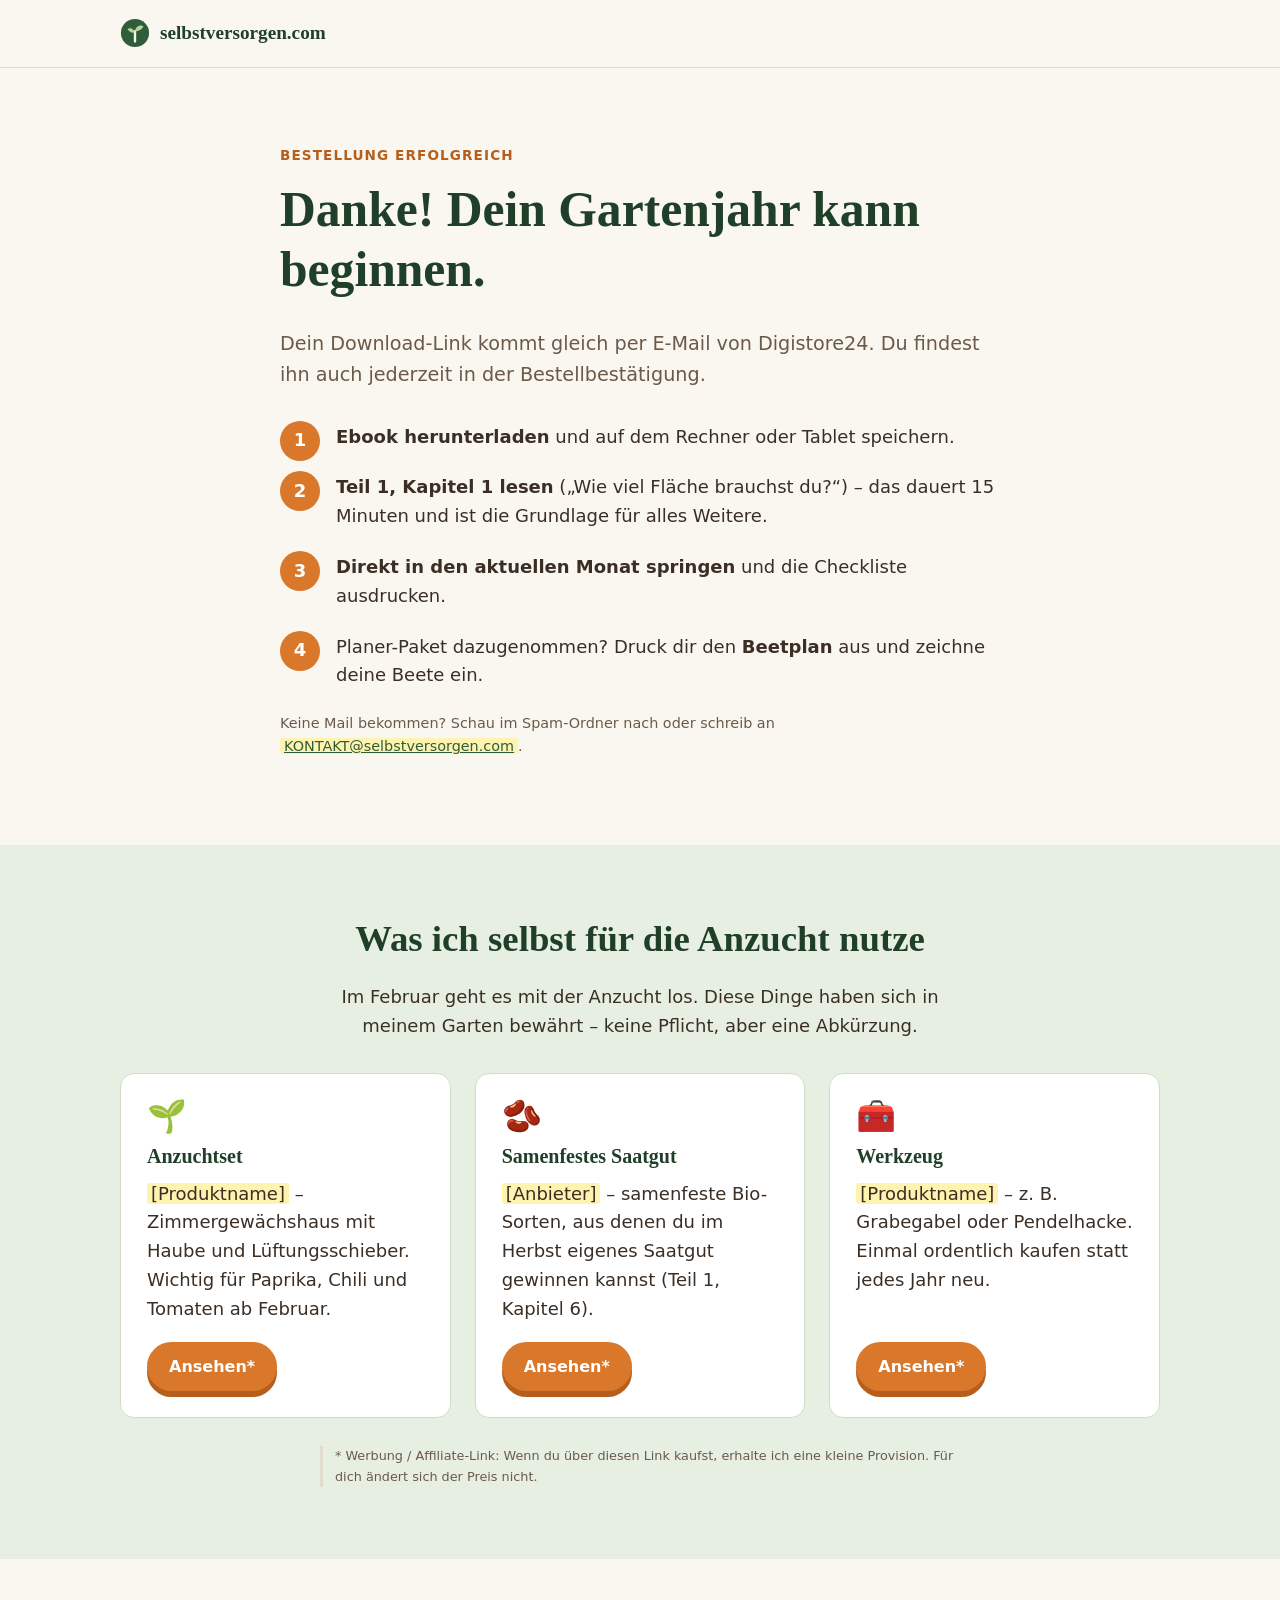
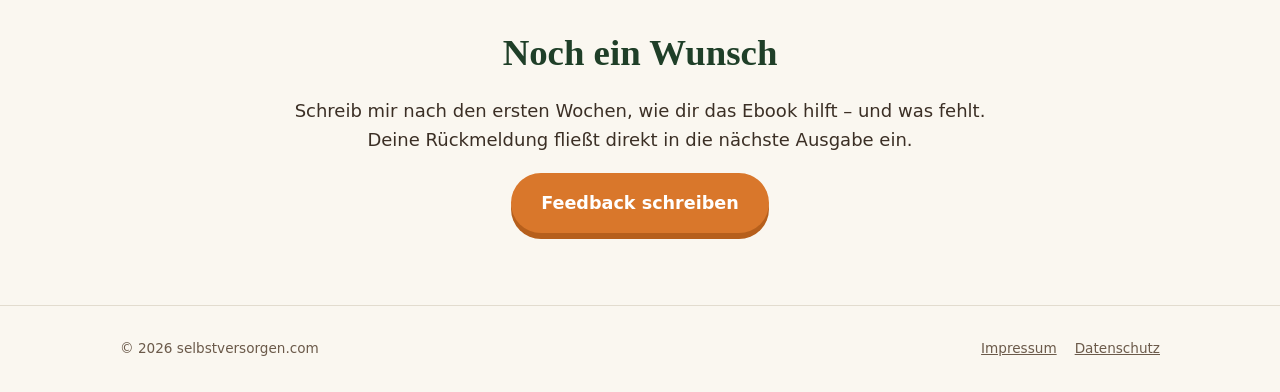
<file: gartenjahr-funnel/website/danke.html>
<!doctype html>
<html lang="de">
<head>
  <meta charset="utf-8">
  <meta name="viewport" content="width=device-width, initial-scale=1">
  <meta name="robots" content="noindex">
  <title>Danke für deinen Kauf | selbstversorgen.com</title>
  <link rel="stylesheet" href="assets/style.css">
</head>
<body>

<header class="kopf">
  <div class="wrap">
    <a class="logo" href="https://selbstversorgen.com">
      <svg viewBox="0 0 32 32" aria-hidden="true"><circle cx="16" cy="16" r="15" fill="#2f5d3a"/><path d="M16 25V14" stroke="#faf7f0" stroke-width="2.5" stroke-linecap="round"/><path d="M16 16c-1-5-6-6-8-4 2 3 5 4 8 4zM16 14c1-6 7-7 9-5-2 4-6 5-9 5z" fill="#b9d39a"/></svg>
      selbstversorgen.com
    </a>
  </div>
</header>

<main>
  <section>
    <div class="schmal">
      <span class="dachzeile">Bestellung erfolgreich</span>
      <h1>Danke! Dein Gartenjahr kann beginnen.</h1>
      <p class="lead">Dein Download-Link kommt gleich per E-Mail von Digistore24. Du findest ihn auch jederzeit in der Bestellbestätigung.</p>
      <ol class="schritte" style="margin-top:32px">
        <li><strong>Ebook herunterladen</strong> und auf dem Rechner oder Tablet speichern.</li>
        <li><strong>Teil 1, Kapitel 1 lesen</strong> („Wie viel Fläche brauchst du?“) – das dauert 15 Minuten und ist die Grundlage für alles Weitere.</li>
        <li><strong>Direkt in den aktuellen Monat springen</strong> und die Checkliste ausdrucken.</li>
        <li>Planer-Paket dazugenommen? Druck dir den <strong>Beetplan</strong> aus und zeichne deine Beete ein.</li>
      </ol>
      <p class="klein">Keine Mail bekommen? Schau im Spam-Ordner nach oder schreib an <a href="mailto:KONTAKT@selbstversorgen.com" class="ph">KONTAKT@selbstversorgen.com</a>.</p>
    </div>
  </section>

  <section class="gruen">
    <div class="wrap">
      <h2 class="zentriert">Was ich selbst für die Anzucht nutze</h2>
      <p class="zentriert" style="max-width:640px;margin:0 auto 32px">Im Februar geht es mit der Anzucht los. Diese Dinge haben sich in meinem Garten bewährt – keine Pflicht, aber eine Abkürzung.</p>
      <!-- AFFILIATE: Nur Produkte empfehlen, die tatsächlich genutzt werden. Links mit rel="sponsored" kennzeichnen. -->
      <div class="raster">
        <div class="karte empfehlung">
          <div class="symbol" aria-hidden="true">🌱</div>
          <h3>Anzuchtset</h3>
          <p><span class="ph">[Produktname]</span> – Zimmergewächshaus mit Haube und Lüftungsschieber. Wichtig für Paprika, Chili und Tomaten ab Februar.</p>
          <a class="btn" href="https://AFFILIATE-LINK-ANZUCHT" rel="sponsored nofollow noopener" target="_blank">Ansehen*</a>
        </div>
        <div class="karte empfehlung">
          <div class="symbol" aria-hidden="true">🫘</div>
          <h3>Samenfestes Saatgut</h3>
          <p><span class="ph">[Anbieter]</span> – samenfeste Bio-Sorten, aus denen du im Herbst eigenes Saatgut gewinnen kannst (Teil 1, Kapitel 6).</p>
          <a class="btn" href="https://AFFILIATE-LINK-SAATGUT" rel="sponsored nofollow noopener" target="_blank">Ansehen*</a>
        </div>
        <div class="karte empfehlung">
          <div class="symbol" aria-hidden="true">🧰</div>
          <h3>Werkzeug</h3>
          <p><span class="ph">[Produktname]</span> – z. B. Grabegabel oder Pendelhacke. Einmal ordentlich kaufen statt jedes Jahr neu.</p>
          <a class="btn" href="https://AFFILIATE-LINK-WERKZEUG" rel="sponsored nofollow noopener" target="_blank">Ansehen*</a>
        </div>
      </div>
      <p class="hinweis-anzeige" style="max-width:640px;margin:28px auto 0">* Werbung / Affiliate-Link: Wenn du über diesen Link kaufst, erhalte ich eine kleine Provision. Für dich ändert sich der Preis nicht.</p>
    </div>
  </section>

  <section>
    <div class="schmal zentriert">
      <h2>Noch ein Wunsch</h2>
      <p>Schreib mir nach den ersten Wochen, wie dir das Ebook hilft – und was fehlt. Deine Rückmeldung fließt direkt in die nächste Ausgabe ein.</p>
      <a class="btn" href="mailto:KONTAKT@selbstversorgen.com?subject=Feedback%20Gartenjahr-Ebook">Feedback schreiben</a>
    </div>
  </section>
</main>

<footer class="fuss">
  <div class="wrap">
    <span>© 2026 selbstversorgen.com</span>
    <span><a href="https://selbstversorgen.com/impressum/">Impressum</a><a href="https://selbstversorgen.com/datenschutz/">Datenschutz</a></span>
  </div>
</footer>

</body>
</html>
</file>
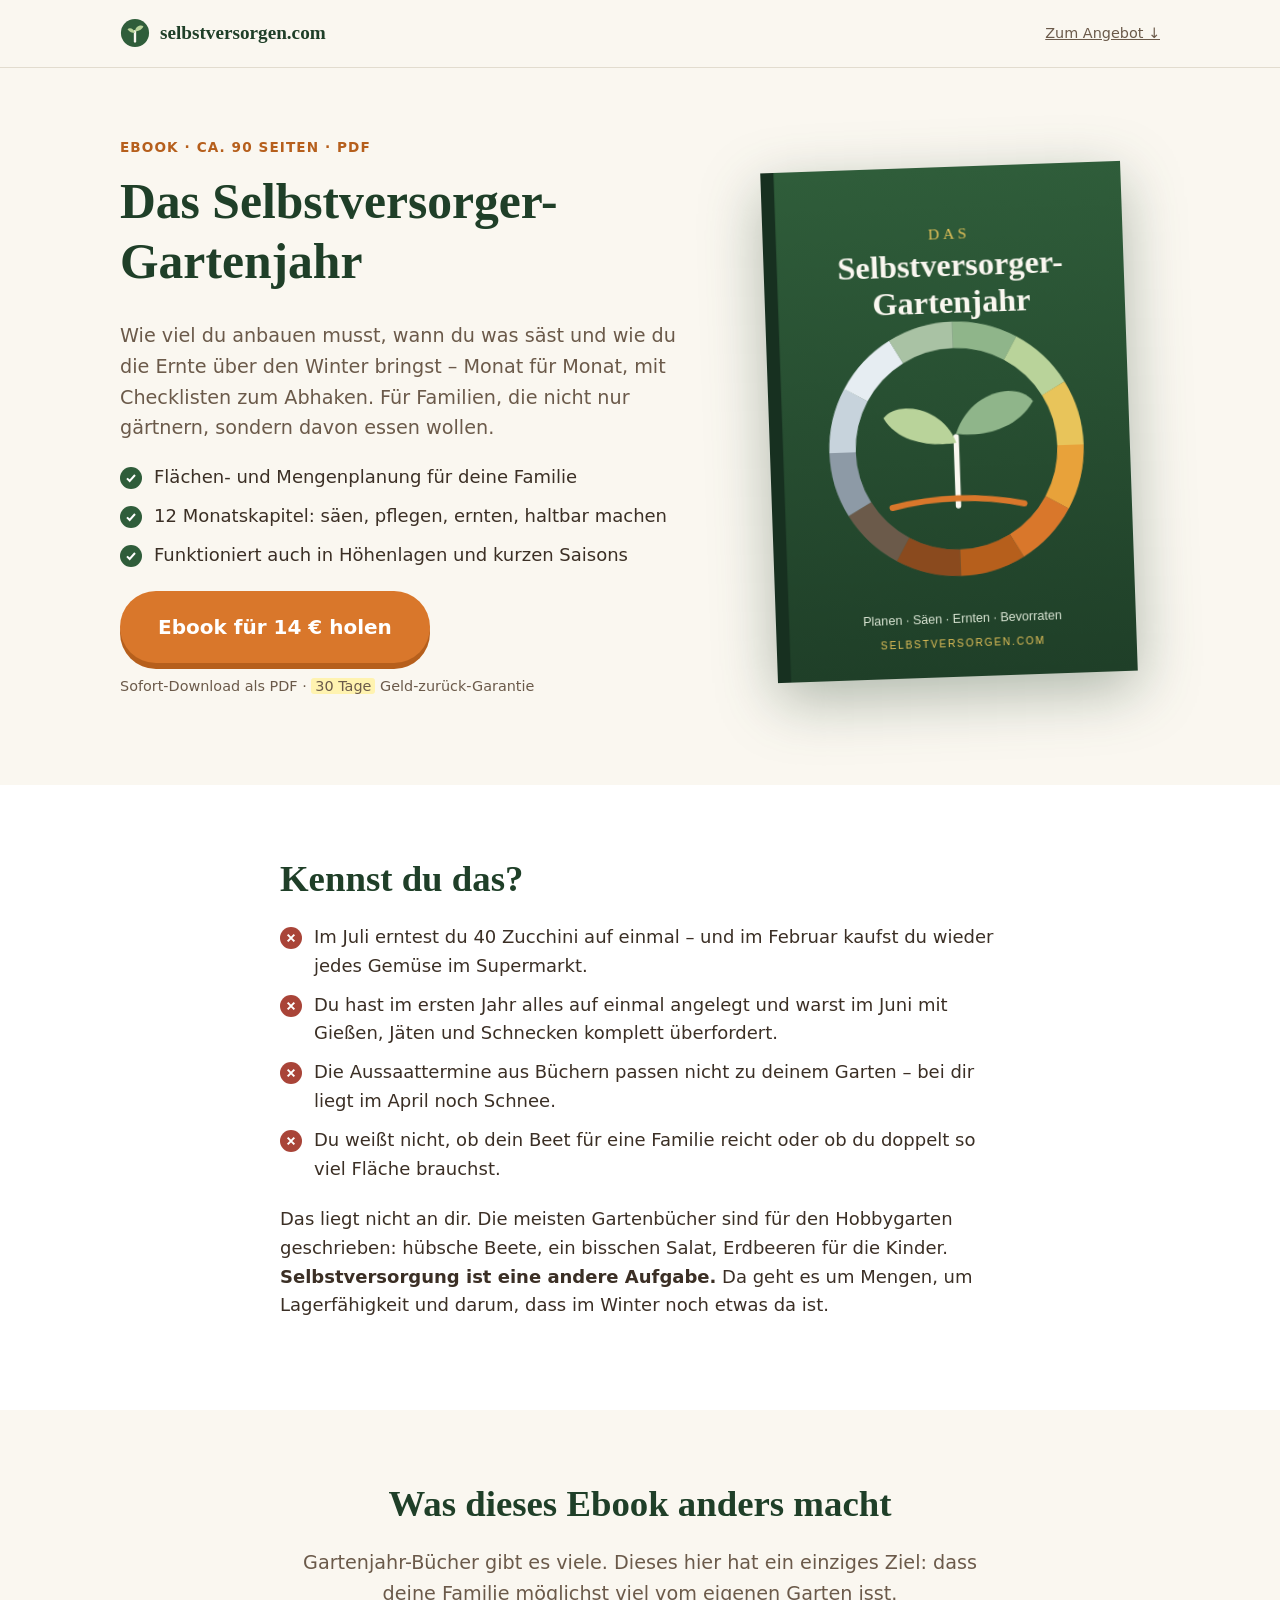
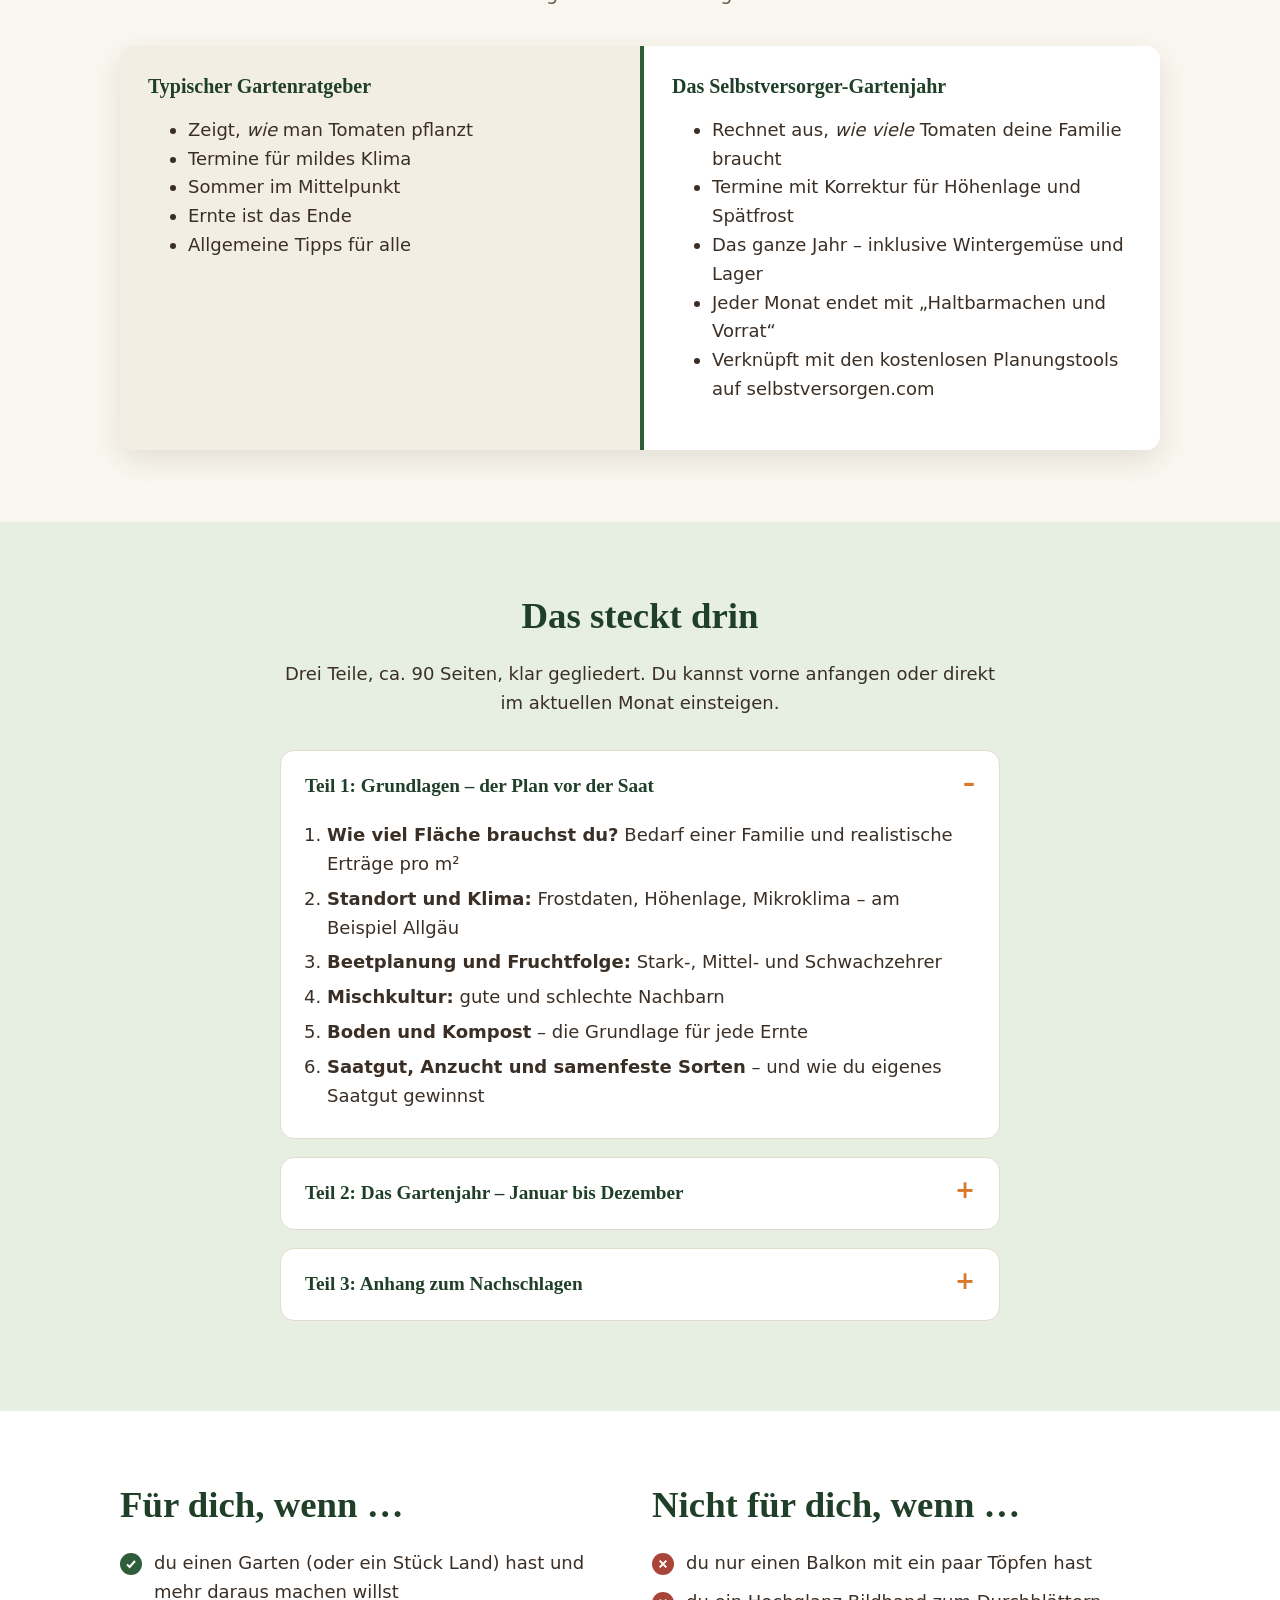
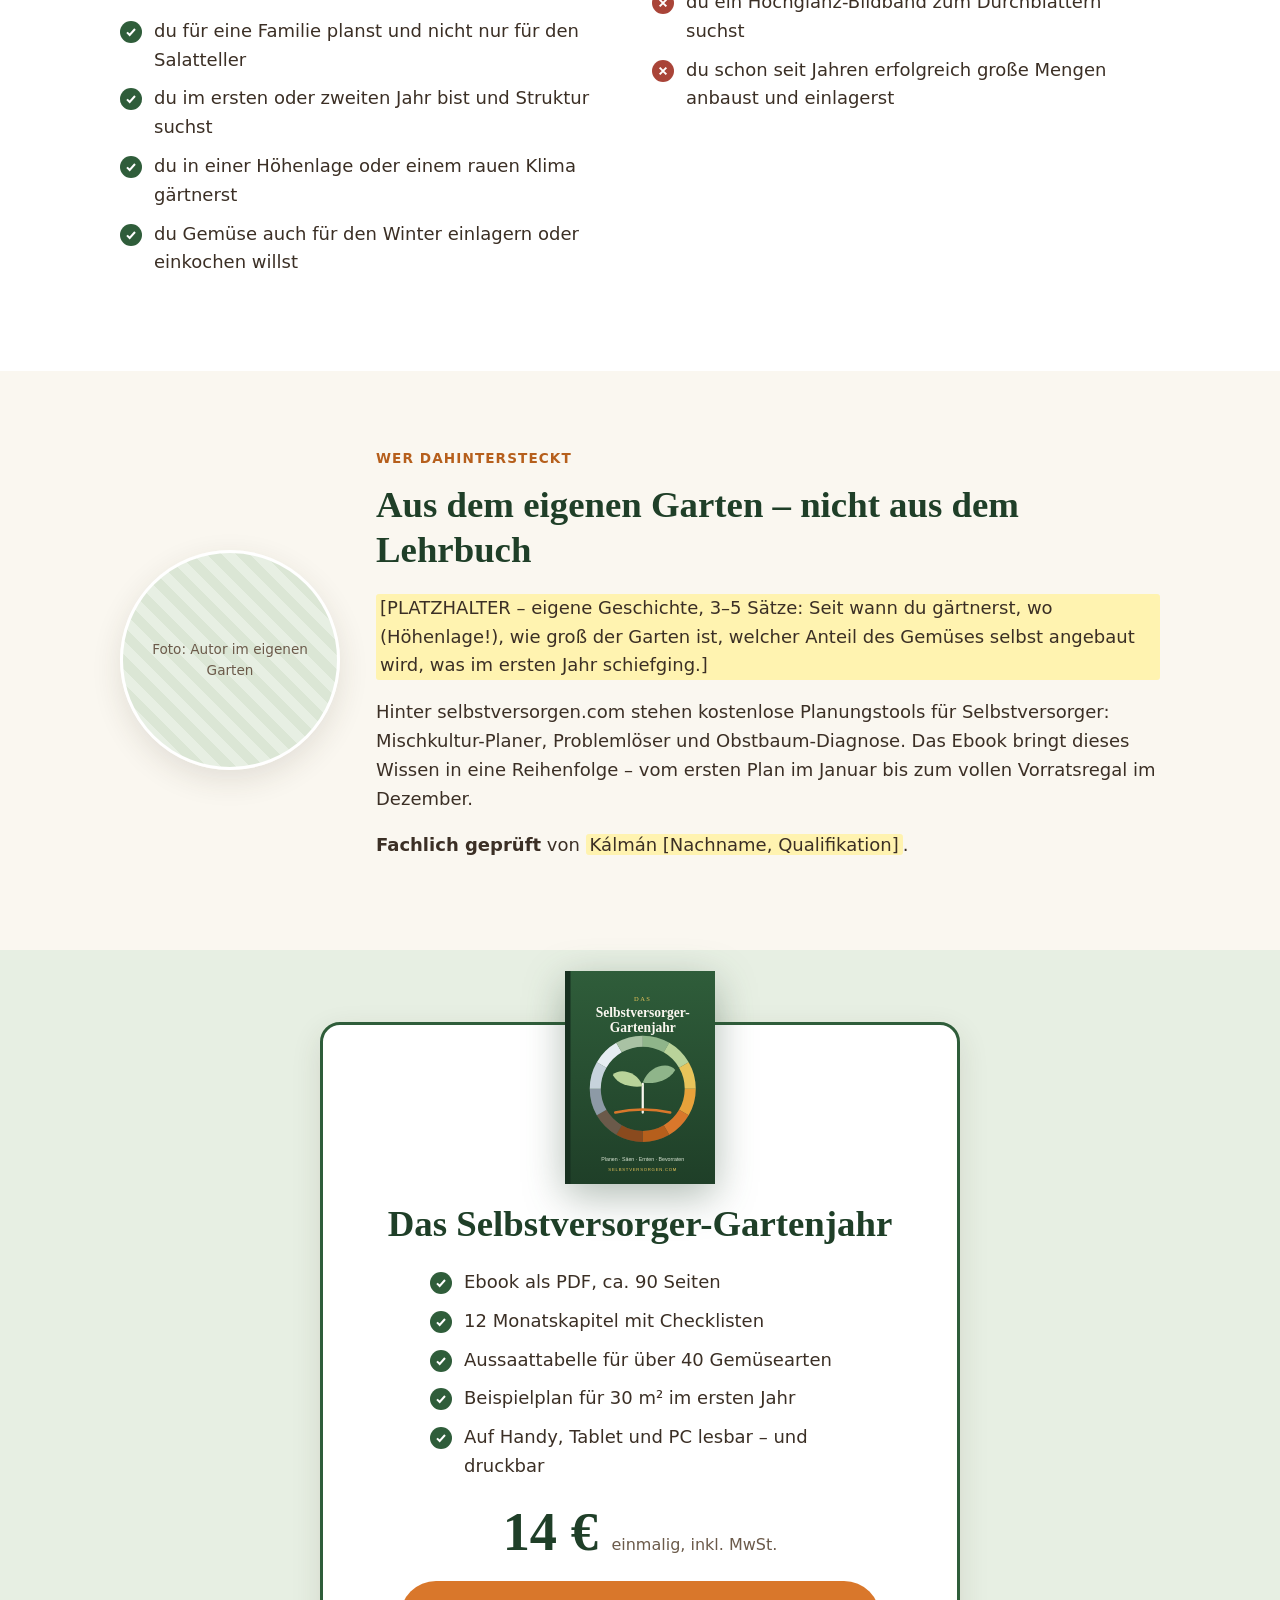
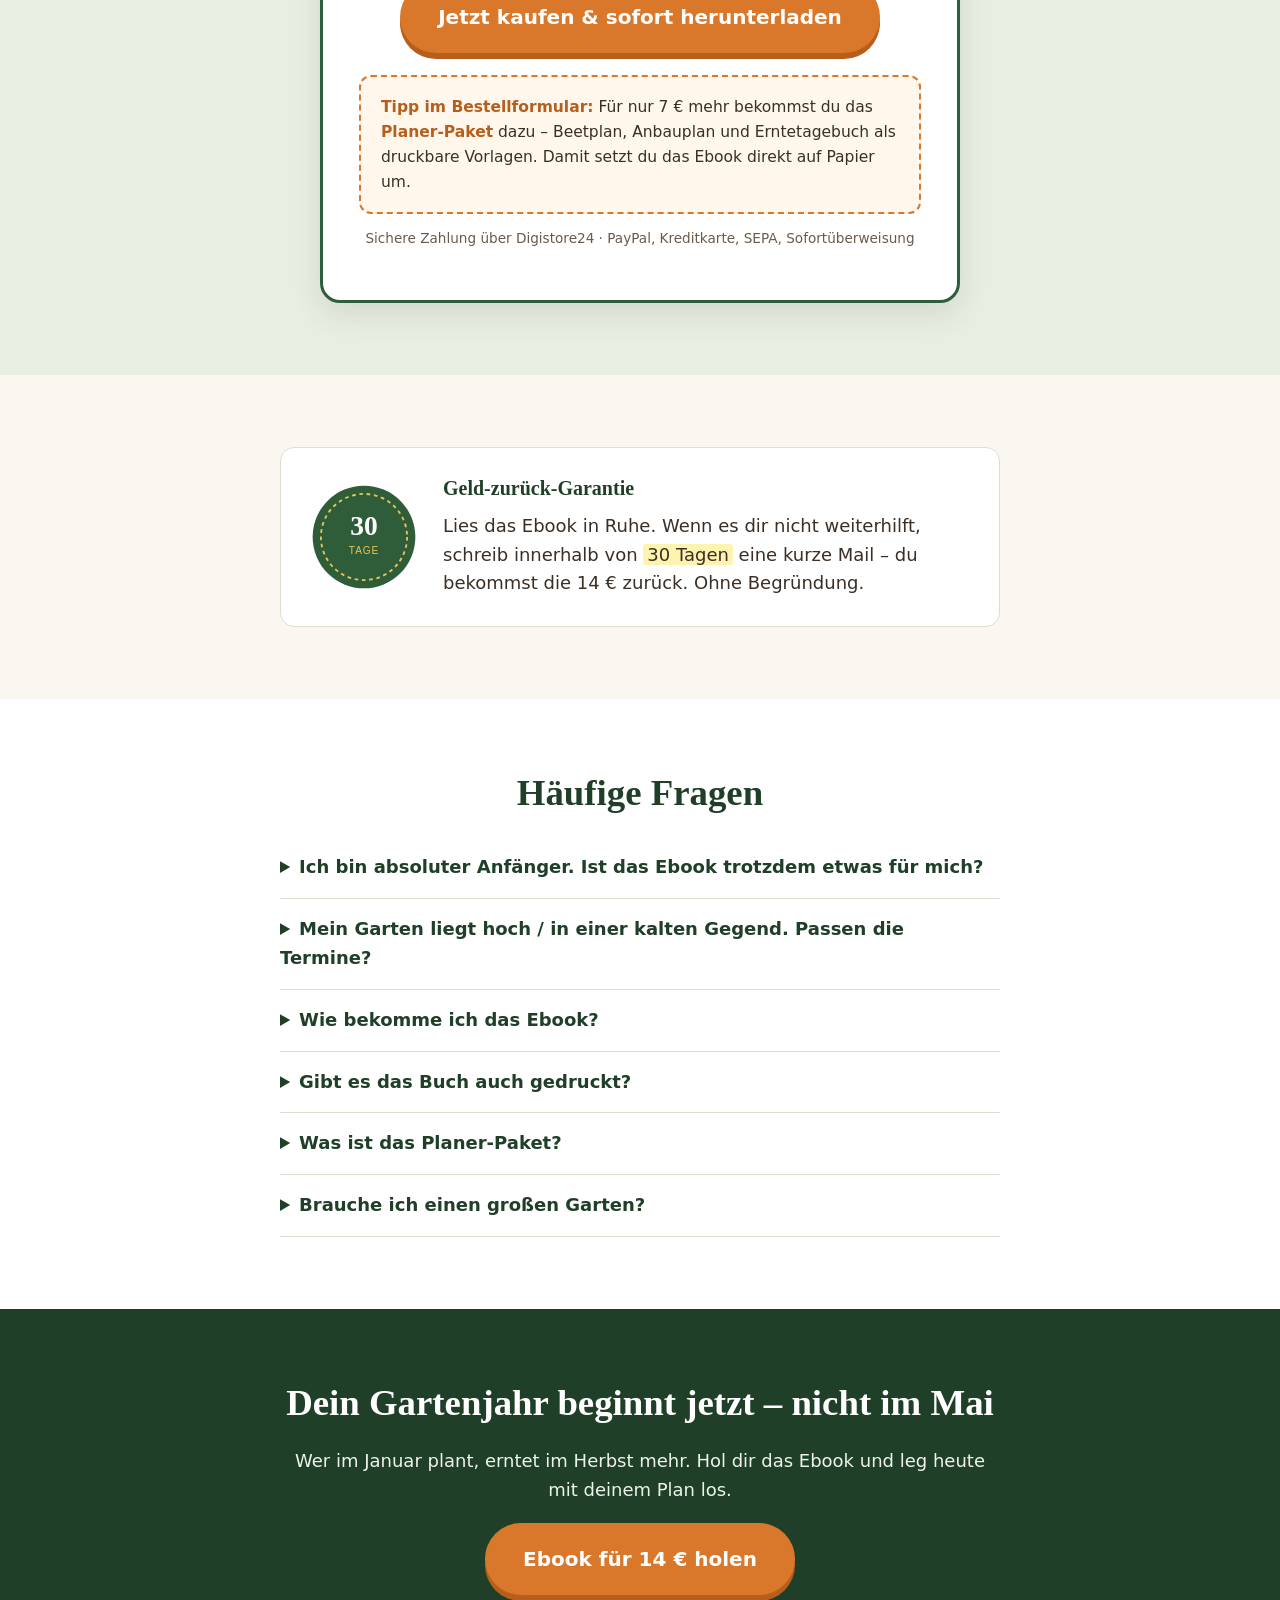
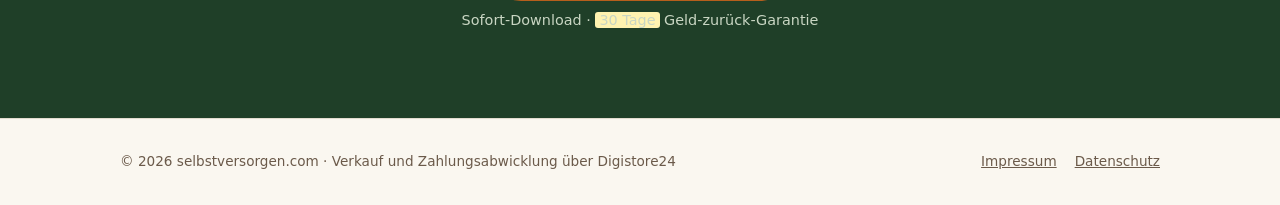
<file: gartenjahr-funnel/website/ebook.html>
<!doctype html>
<html lang="de">
<head>
  <meta charset="utf-8">
  <meta name="viewport" content="width=device-width, initial-scale=1">
  <title>Das Selbstversorger-Gartenjahr – Ebook | selbstversorgen.com</title>
  <meta name="description" content="Das Ebook für Selbstversorger: Flächen- und Mengenplanung für Familien, Fruchtfolge, Mischkultur und ein Gartenjahr von Januar bis Dezember mit Checklisten. Auch für Höhenlagen.">
  <meta property="og:title" content="Das Selbstversorger-Gartenjahr">
  <meta property="og:description" content="Planen, säen, ernten, bevorraten – Monat für Monat. Das Ebook für alle, die vom eigenen Garten essen wollen.">
  <meta property="og:image" content="assets/cover.png">
  <link rel="stylesheet" href="assets/style.css">
</head>
<body class="mit-sticky">

<header class="kopf">
  <div class="wrap">
    <a class="logo" href="https://selbstversorgen.com">
      <svg viewBox="0 0 32 32" aria-hidden="true"><circle cx="16" cy="16" r="15" fill="#2f5d3a"/><path d="M16 25V14" stroke="#faf7f0" stroke-width="2.5" stroke-linecap="round"/><path d="M16 16c-1-5-6-6-8-4 2 3 5 4 8 4zM16 14c1-6 7-7 9-5-2 4-6 5-9 5z" fill="#b9d39a"/></svg>
      selbstversorgen.com
    </a>
    <a href="#kaufen" class="klein">Zum Angebot ↓</a>
  </div>
</header>

<main>

  <!-- HERO -->
  <section class="hero">
    <div class="wrap">
      <div>
        <span class="dachzeile">Ebook · ca. 90 Seiten · PDF</span>
        <h1>Das Selbstversorger-Gartenjahr</h1>
        <p class="lead">Wie viel du anbauen musst, wann du was säst und wie du die Ernte über den Winter bringst – Monat für Monat, mit Checklisten zum Abhaken. Für Familien, die nicht nur gärtnern, sondern davon essen wollen.</p>
        <ul class="haken">
          <li>Flächen- und Mengenplanung für deine Familie</li>
          <li>12 Monatskapitel: säen, pflegen, ernten, haltbar machen</li>
          <li>Funktioniert auch in Höhenlagen und kurzen Saisons</li>
        </ul>
        <a class="btn btn-gross" href="#kaufen">Ebook für 14 € holen</a>
        <p class="btn-unter">Sofort-Download als PDF · <span class="ph">30 Tage</span> Geld-zurück-Garantie</p>
      </div>
      <img class="cover" src="assets/cover.svg" alt="Cover des Ebooks „Das Selbstversorger-Gartenjahr“" width="600" height="850">
    </div>
  </section>

  <!-- PROBLEM -->
  <section class="hell">
    <div class="schmal">
      <h2>Kennst du das?</h2>
      <ul class="haken kreuz">
        <li>Im Juli erntest du 40 Zucchini auf einmal – und im Februar kaufst du wieder jedes Gemüse im Supermarkt.</li>
        <li>Du hast im ersten Jahr alles auf einmal angelegt und warst im Juni mit Gießen, Jäten und Schnecken komplett überfordert.</li>
        <li>Die Aussaattermine aus Büchern passen nicht zu deinem Garten – bei dir liegt im April noch Schnee.</li>
        <li>Du weißt nicht, ob dein Beet für eine Familie reicht oder ob du doppelt so viel Fläche brauchst.</li>
      </ul>
      <p>Das liegt nicht an dir. Die meisten Gartenbücher sind für den Hobbygarten geschrieben: hübsche Beete, ein bisschen Salat, Erdbeeren für die Kinder. <strong>Selbstversorgung ist eine andere Aufgabe.</strong> Da geht es um Mengen, um Lagerfähigkeit und darum, dass im Winter noch etwas da ist.</p>
    </div>
  </section>

  <!-- UNTERSCHIED -->
  <section>
    <div class="wrap">
      <h2 class="zentriert">Was dieses Ebook anders macht</h2>
      <p class="zentriert lead" style="max-width:680px;margin:0 auto 36px">Gartenjahr-Bücher gibt es viele. Dieses hier hat ein einziges Ziel: dass deine Familie möglichst viel vom eigenen Garten isst.</p>
      <div class="vergleich">
        <div class="links">
          <h3>Typischer Gartenratgeber</h3>
          <ul>
            <li>Zeigt, <em>wie</em> man Tomaten pflanzt</li>
            <li>Termine für mildes Klima</li>
            <li>Sommer im Mittelpunkt</li>
            <li>Ernte ist das Ende</li>
            <li>Allgemeine Tipps für alle</li>
          </ul>
        </div>
        <div class="rechts">
          <h3>Das Selbstversorger-Gartenjahr</h3>
          <ul>
            <li>Rechnet aus, <em>wie viele</em> Tomaten deine Familie braucht</li>
            <li>Termine mit Korrektur für Höhenlage und Spätfrost</li>
            <li>Das ganze Jahr – inklusive Wintergemüse und Lager</li>
            <li>Jeder Monat endet mit „Haltbarmachen und Vorrat“</li>
            <li>Verknüpft mit den kostenlosen Planungstools auf selbstversorgen.com</li>
          </ul>
        </div>
      </div>
    </div>
  </section>

  <!-- INHALT -->
  <section class="gruen">
    <div class="schmal">
      <h2 class="zentriert">Das steckt drin</h2>
      <p class="zentriert" style="margin-bottom:32px">Drei Teile, ca. 90 Seiten, klar gegliedert. Du kannst vorne anfangen oder direkt im aktuellen Monat einsteigen.</p>

      <details class="teil" open>
        <summary>Teil 1: Grundlagen – der Plan vor der Saat</summary>
        <div class="inhalt">
          <ol>
            <li><strong>Wie viel Fläche brauchst du?</strong> Bedarf einer Familie und realistische Erträge pro m²</li>
            <li><strong>Standort und Klima:</strong> Frostdaten, Höhenlage, Mikroklima – am Beispiel Allgäu</li>
            <li><strong>Beetplanung und Fruchtfolge:</strong> Stark-, Mittel- und Schwachzehrer</li>
            <li><strong>Mischkultur:</strong> gute und schlechte Nachbarn</li>
            <li><strong>Boden und Kompost</strong> – die Grundlage für jede Ernte</li>
            <li><strong>Saatgut, Anzucht und samenfeste Sorten</strong> – und wie du eigenes Saatgut gewinnst</li>
          </ol>
        </div>
      </details>

      <details class="teil">
        <summary>Teil 2: Das Gartenjahr – Januar bis Dezember</summary>
        <div class="inhalt">
          <div class="monate" aria-hidden="true">
            <span>Jan</span><span>Feb</span><span>Mär</span><span>Apr</span><span>Mai</span><span>Jun</span>
            <span>Jul</span><span>Aug</span><span>Sep</span><span>Okt</span><span>Nov</span><span>Dez</span>
          </div>
          <p>Jedes Monatskapitel folgt derselben Struktur – damit du in Sekunden findest, was gerade dran ist:</p>
          <ul class="haken">
            <li>Aussaat und Pflanzung (drinnen und draußen)</li>
            <li>Pflege und Schutz</li>
            <li>Ernte</li>
            <li>Haltbarmachen und Vorrat</li>
            <li>Fehler, die in diesem Monat oft passieren</li>
            <li>Checkliste zum Abhaken</li>
          </ul>
        </div>
      </details>

      <details class="teil">
        <summary>Teil 3: Anhang zum Nachschlagen</summary>
        <div class="inhalt">
          <ul>
            <li><strong>Aussaattabelle</strong> für über 40 Gemüsearten</li>
            <li><strong>Mischkulturtabelle</strong> auf einen Blick</li>
            <li><strong>Schädlinge und Krankheiten</strong> im Überblick</li>
            <li><strong>Beispielplan für einen 30-m²-Garten</strong> im ersten Jahr – zum Nachmachen</li>
          </ul>
        </div>
      </details>
    </div>
  </section>

  <!-- FÜR WEN -->
  <section class="hell">
    <div class="wrap">
      <div class="raster-2">
        <div>
          <h2>Für dich, wenn …</h2>
          <ul class="haken">
            <li>du einen Garten (oder ein Stück Land) hast und mehr daraus machen willst</li>
            <li>du für eine Familie planst und nicht nur für den Salatteller</li>
            <li>du im ersten oder zweiten Jahr bist und Struktur suchst</li>
            <li>du in einer Höhenlage oder einem rauen Klima gärtnerst</li>
            <li>du Gemüse auch für den Winter einlagern oder einkochen willst</li>
          </ul>
        </div>
        <div>
          <h2>Nicht für dich, wenn …</h2>
          <ul class="haken kreuz">
            <li>du nur einen Balkon mit ein paar Töpfen hast</li>
            <li>du ein Hochglanz-Bildband zum Durchblättern suchst</li>
            <li>du schon seit Jahren erfolgreich große Mengen anbaust und einlagerst</li>
          </ul>
        </div>
      </div>
    </div>
  </section>

  <!-- AUTOR -->
  <section>
    <div class="wrap">
      <div class="autor">
        <!-- Echtes Foto aus dem eigenen Garten einsetzen (siehe Briefing: Devil's Advocate) -->
        <div class="foto-platzhalter">Foto: Autor im eigenen Garten</div>
        <div>
          <span class="dachzeile">Wer dahintersteckt</span>
          <h2>Aus dem eigenen Garten – nicht aus dem Lehrbuch</h2>
          <p class="ph">[PLATZHALTER – eigene Geschichte, 3–5 Sätze: Seit wann du gärtnerst, wo (Höhenlage!), wie groß der Garten ist, welcher Anteil des Gemüses selbst angebaut wird, was im ersten Jahr schiefging.]</p>
          <p>Hinter selbstversorgen.com stehen kostenlose Planungstools für Selbstversorger: Mischkultur-Planer, Problemlöser und Obstbaum-Diagnose. Das Ebook bringt dieses Wissen in eine Reihenfolge – vom ersten Plan im Januar bis zum vollen Vorratsregal im Dezember.</p>
          <p><strong>Fachlich geprüft</strong> von <span class="ph">Kálmán [Nachname, Qualifikation]</span>.</p>
        </div>
      </div>
    </div>
  </section>

  <!--
    STIMMEN VON LESERN: Erst nach dem Launch einfügen – nur echte Zitate mit Einverständnis.
    Keine erfundenen Bewertungen (UWG, Digistore-Richtlinien).
  -->

  <!-- ANGEBOT -->
  <section class="gruen" id="kaufen">
    <div class="wrap">
      <div class="angebot zentriert">
        <img src="assets/cover.svg" alt="" width="600" height="850" style="max-width:150px;margin:-90px auto 18px;filter:drop-shadow(0 12px 20px rgba(31,63,40,.35))">
        <h2>Das Selbstversorger-Gartenjahr</h2>
        <ul class="haken" style="text-align:left;max-width:420px;margin:0 auto 24px">
          <li>Ebook als PDF, ca. 90 Seiten</li>
          <li>12 Monatskapitel mit Checklisten</li>
          <li>Aussaattabelle für über 40 Gemüsearten</li>
          <li>Beispielplan für 30 m² im ersten Jahr</li>
          <li>Auf Handy, Tablet und PC lesbar – und druckbar</li>
        </ul>
        <div class="preis">14 € <small>einmalig, inkl. MwSt.</small></div>
        <p style="margin:22px 0 0">
          <!-- DIGISTORE24: Bestelllink des Produkts eintragen, z. B. https://www.checkout-ds24.com/product/XXXXXX -->
          <a class="btn btn-gross" href="https://www.checkout-ds24.com/product/PRODUKT-ID">Jetzt kaufen &amp; sofort herunterladen</a>
        </p>
        <div class="bump">
          <strong>Tipp im Bestellformular:</strong> Für nur 7 € mehr bekommst du das <strong>Planer-Paket</strong> dazu – Beetplan, Anbauplan und Erntetagebuch als druckbare Vorlagen. Damit setzt du das Ebook direkt auf Papier um.
        </div>
        <p class="zahlarten">Sichere Zahlung über Digistore24 · PayPal, Kreditkarte, SEPA, Sofortüberweisung</p>
      </div>
    </div>
  </section>

  <!-- GARANTIE -->
  <section>
    <div class="schmal">
      <div class="garantie">
        <svg class="siegel" viewBox="0 0 120 120" aria-hidden="true">
          <circle cx="60" cy="60" r="56" fill="#2f5d3a"/>
          <circle cx="60" cy="60" r="47" fill="none" stroke="#e8c45a" stroke-width="2" stroke-dasharray="4 4"/>
          <text x="60" y="58" text-anchor="middle" fill="#fff" font-family="Georgia,serif" font-size="30" font-weight="700">30</text>
          <text x="60" y="78" text-anchor="middle" fill="#e8c45a" font-family="Arial,sans-serif" font-size="11" letter-spacing="1">TAGE</text>
        </svg>
        <div>
          <h3>Geld-zurück-Garantie</h3>
          <p style="margin:0">Lies das Ebook in Ruhe. Wenn es dir nicht weiterhilft, schreib innerhalb von <span class="ph">30 Tagen</span> eine kurze Mail – du bekommst die 14 € zurück. Ohne Begründung.</p>
        </div>
      </div>
    </div>
  </section>

  <!-- FAQ -->
  <section class="hell">
    <div class="schmal faq">
      <h2 class="zentriert">Häufige Fragen</h2>
      <details>
        <summary>Ich bin absoluter Anfänger. Ist das Ebook trotzdem etwas für mich?</summary>
        <p>Ja. Teil 1 fängt bei null an, und der Beispielplan für 30 m² zeigt dir, wie ein realistisches erstes Jahr aussieht – ohne dass du dich übernimmst.</p>
      </details>
      <details>
        <summary>Mein Garten liegt hoch / in einer kalten Gegend. Passen die Termine?</summary>
        <p>Genau dafür gibt es das Kapitel „Standort und Klima“. Du lernst, deine Frostdaten zu finden und alle Termine im Buch auf deinen Garten umzurechnen. Das Beispiel Allgäu zieht sich durch das ganze Buch.</p>
      </details>
      <details>
        <summary>Wie bekomme ich das Ebook?</summary>
        <p>Direkt nach der Zahlung erhältst du einen Download-Link per E-Mail und auf der Bestätigungsseite. Das PDF kannst du auf allen Geräten lesen und ausdrucken.</p>
      </details>
      <details>
        <summary>Gibt es das Buch auch gedruckt?</summary>
        <p>Aktuell nur als PDF. Du kannst es aber selbst ausdrucken – die Checklisten sind dafür gemacht.</p>
      </details>
      <details>
        <summary>Was ist das Planer-Paket?</summary>
        <p>Drei druckbare Vorlagen: ein Beetplan (Raster zum Einzeichnen deiner Beete und der Fruchtfolge), ein Anbauplan (welche Kultur, wann, wie viel) und ein Erntetagebuch (was hast du wann geerntet – die Grundlage für die Planung im nächsten Jahr). Du kannst es im Bestellformular für 7 € dazunehmen.</p>
      </details>
      <details>
        <summary>Brauche ich einen großen Garten?</summary>
        <p>Nein. Das Ebook zeigt, wie viel du mit deiner Fläche erreichen kannst – ob 30 m² oder 300 m². Für reinen Balkonanbau ist es allerdings nicht gedacht.</p>
      </details>
    </div>
  </section>

  <!-- SCHLUSS -->
  <section class="dunkel">
    <div class="schmal zentriert">
      <h2>Dein Gartenjahr beginnt jetzt – nicht im Mai</h2>
      <p>Wer im Januar plant, erntet im Herbst mehr. Hol dir das Ebook und leg heute mit deinem Plan los.</p>
      <a class="btn btn-gross" href="https://www.checkout-ds24.com/product/PRODUKT-ID">Ebook für 14 € holen</a>
      <p class="klein" style="margin-top:14px">Sofort-Download · <span class="ph">30 Tage</span> Geld-zurück-Garantie</p>
    </div>
  </section>
</main>

<div class="sticky-cta" aria-hidden="true"><a class="btn" href="#kaufen" tabindex="-1">Ebook für 14 € holen</a></div>
<script>
  // Mobile Kauf-Leiste erst zeigen, wenn Hero-Button und Angebot nicht im Bild sind
  (function () {
    var leiste = document.querySelector(".sticky-cta");
    var ziele = [document.querySelector(".hero .btn"), document.getElementById("kaufen")];
    var sichtbar = new Set();
    var io = new IntersectionObserver(function (eintraege) {
      eintraege.forEach(function (e) { e.isIntersecting ? sichtbar.add(e.target) : sichtbar.delete(e.target); });
      leiste.classList.toggle("sichtbar", sichtbar.size === 0 && window.scrollY > 200);
    });
    ziele.forEach(function (z) { if (z) io.observe(z); });
  })();
</script>

<footer class="fuss">
  <div class="wrap">
    <span>© 2026 selbstversorgen.com · Verkauf und Zahlungsabwicklung über Digistore24</span>
    <span><a href="https://selbstversorgen.com/impressum/">Impressum</a><a href="https://selbstversorgen.com/datenschutz/">Datenschutz</a></span>
  </div>
</footer>

</body>
</html>
</file>
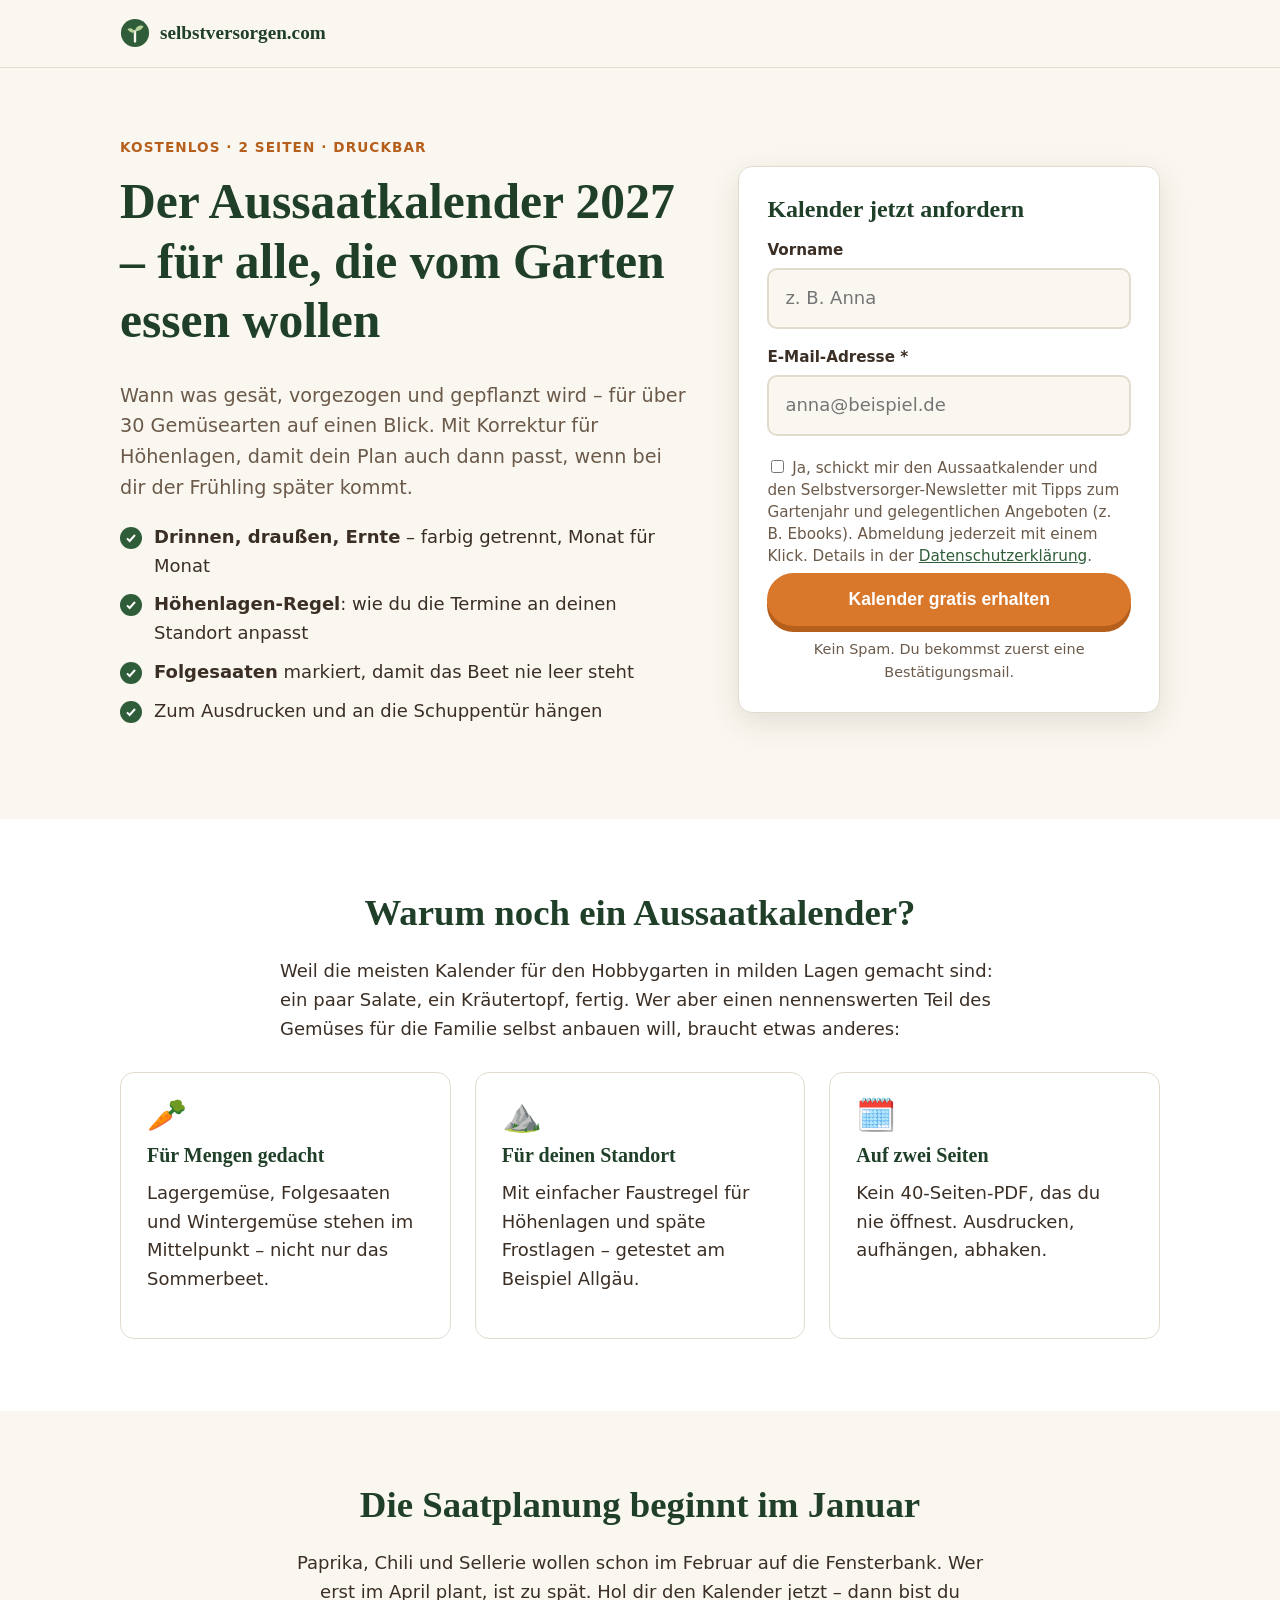
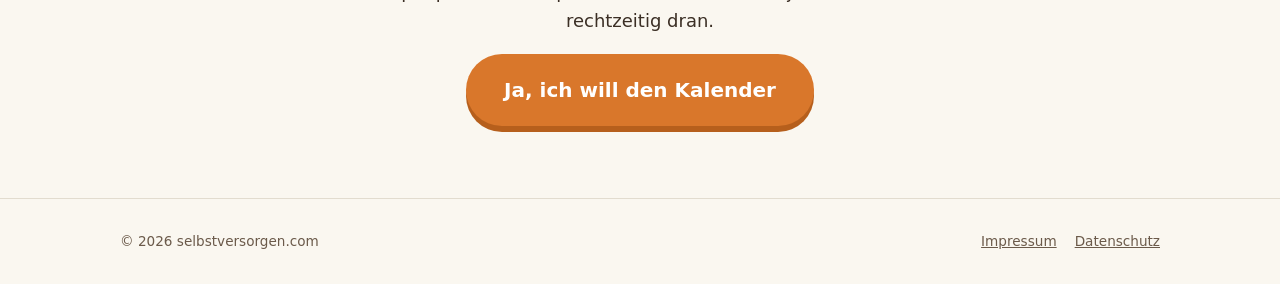
<file: gartenjahr-funnel/website/kalender.html>
<!doctype html>
<html lang="de">
<head>
  <meta charset="utf-8">
  <meta name="viewport" content="width=device-width, initial-scale=1">
  <title>Gratis: Aussaatkalender 2027 | selbstversorgen.com</title>
  <meta name="description" content="Der Aussaatkalender 2027 für Selbstversorger: alle wichtigen Gemüsearten auf zwei druckbaren Seiten – mit Höhenlagen-Korrektur. Kostenlos per E-Mail.">
  <link rel="stylesheet" href="assets/style.css">
</head>
<body>

<header class="kopf">
  <div class="wrap">
    <a class="logo" href="https://selbstversorgen.com">
      <svg viewBox="0 0 32 32" aria-hidden="true"><circle cx="16" cy="16" r="15" fill="#2f5d3a"/><path d="M16 25V14" stroke="#faf7f0" stroke-width="2.5" stroke-linecap="round"/><path d="M16 16c-1-5-6-6-8-4 2 3 5 4 8 4zM16 14c1-6 7-7 9-5-2 4-6 5-9 5z" fill="#b9d39a"/></svg>
      selbstversorgen.com
    </a>
  </div>
</header>

<main>
  <section class="hero">
    <div class="wrap">
      <div>
        <span class="dachzeile">Kostenlos · 2 Seiten · druckbar</span>
        <h1>Der Aussaatkalender 2027 – für alle, die vom Garten essen wollen</h1>
        <p class="lead">Wann was gesät, vorgezogen und gepflanzt wird – für über 30 Gemüsearten auf einen Blick. Mit Korrektur für Höhenlagen, damit dein Plan auch dann passt, wenn bei dir der Frühling später kommt.</p>
        <ul class="haken">
          <li><strong>Drinnen, draußen, Ernte</strong> – farbig getrennt, Monat für Monat</li>
          <li><strong>Höhenlagen-Regel</strong>: wie du die Termine an deinen Standort anpasst</li>
          <li><strong>Folgesaaten</strong> markiert, damit das Beet nie leer steht</li>
          <li>Zum Ausdrucken und an die Schuppentür hängen</li>
        </ul>
      </div>

      <!-- BREVO: action-URL und Feldnamen durch den eingebetteten Brevo-Formularcode ersetzen (Double-Opt-in aktivieren). -->
      <form class="formular" id="anmeldung" method="POST" action="https://BREVO-FORMULAR-URL-EINTRAGEN">
        <h2 style="font-size:1.5rem">Kalender jetzt anfordern</h2>
        <label for="vorname">Vorname</label>
        <input type="text" id="vorname" name="FIRSTNAME" autocomplete="given-name" placeholder="z. B. Anna">
        <label for="email">E-Mail-Adresse *</label>
        <input type="email" id="email" name="EMAIL" autocomplete="email" placeholder="anna@beispiel.de" required>
        <label class="einwilligung">
          <input type="checkbox" name="OPT_IN" value="1" required>
          <span>Ja, schickt mir den Aussaatkalender und den Selbstversorger-Newsletter mit Tipps zum Gartenjahr und gelegentlichen Angeboten (z. B. Ebooks). Abmeldung jederzeit mit einem Klick. Details in der <a href="https://selbstversorgen.com/datenschutz/">Datenschutzerklärung</a>.</span>
        </label>
        <button class="btn" type="submit">Kalender gratis erhalten</button>
        <p class="klein zentriert" style="margin:12px 0 0">Kein Spam. Du bekommst zuerst eine Bestätigungsmail.</p>
      </form>
    </div>
  </section>

  <section class="hell">
    <div class="wrap">
      <h2 class="zentriert">Warum noch ein Aussaatkalender?</h2>
      <p style="max-width:720px;margin:0 auto">Weil die meisten Kalender für den Hobbygarten in milden Lagen gemacht sind: ein paar Salate, ein Kräutertopf, fertig. Wer aber einen nennenswerten Teil des Gemüses für die Familie selbst anbauen will, braucht etwas anderes:</p>
      <div class="raster" style="margin-top:28px">
        <div class="karte">
          <div class="symbol" aria-hidden="true">🥕</div>
          <h3>Für Mengen gedacht</h3>
          <p>Lagergemüse, Folgesaaten und Wintergemüse stehen im Mittelpunkt – nicht nur das Sommerbeet.</p>
        </div>
        <div class="karte">
          <div class="symbol" aria-hidden="true">⛰️</div>
          <h3>Für deinen Standort</h3>
          <p>Mit einfacher Faustregel für Höhenlagen und späte Frostlagen – getestet am Beispiel Allgäu.</p>
        </div>
        <div class="karte">
          <div class="symbol" aria-hidden="true">🗓️</div>
          <h3>Auf zwei Seiten</h3>
          <p>Kein 40-Seiten-PDF, das du nie öffnest. Ausdrucken, aufhängen, abhaken.</p>
        </div>
      </div>
    </div>
  </section>

  <section>
    <div class="schmal zentriert">
      <h2>Die Saatplanung beginnt im Januar</h2>
      <p>Paprika, Chili und Sellerie wollen schon im Februar auf die Fensterbank. Wer erst im April plant, ist zu spät. Hol dir den Kalender jetzt – dann bist du rechtzeitig dran.</p>
      <a class="btn btn-gross" href="#anmeldung">Ja, ich will den Kalender</a>
    </div>
  </section>
</main>

<footer class="fuss">
  <div class="wrap">
    <span>© 2026 selbstversorgen.com</span>
    <span><a href="https://selbstversorgen.com/impressum/">Impressum</a><a href="https://selbstversorgen.com/datenschutz/">Datenschutz</a></span>
  </div>
</footer>

</body>
</html>
</file>
<file: gartenjahr-funnel/website/assets/style.css>
/* selbstversorgen.com – Funnel „Das Selbstversorger-Gartenjahr"
   Keine externen Fonts (DSGVO: kein Google-Fonts-Request). */

:root {
  --erde: #3b2f25;
  --erde-hell: #6b5a4a;
  --gruen: #2f5d3a;
  --gruen-dunkel: #1f3f28;
  --gruen-hell: #e7efe3;
  --kuerbis: #d9772b;
  --kuerbis-dunkel: #b65f1c;
  --papier: #faf7f0;
  --weiss: #ffffff;
  --linie: #e2dccf;
  --radius: 14px;
  --schatten: 0 10px 30px rgba(59, 47, 37, 0.12);
  --serif: "Iowan Old Style", "Palatino Linotype", Palatino, "Book Antiqua", Georgia, serif;
  --sans: system-ui, -apple-system, "Segoe UI", Roboto, "Helvetica Neue", Arial, sans-serif;
}

* { box-sizing: border-box; }
html { scroll-behavior: smooth; }
body {
  margin: 0;
  font-family: var(--sans);
  font-size: 18px;
  line-height: 1.6;
  color: var(--erde);
  background: var(--papier);
}
img, svg { max-width: 100%; height: auto; display: block; }
a { color: var(--gruen); }
h1, h2, h3 { font-family: var(--serif); line-height: 1.2; color: var(--gruen-dunkel); margin: 0 0 .6em; }
h1 { font-size: clamp(2rem, 5vw, 3.1rem); }
h2 { font-size: clamp(1.6rem, 3.5vw, 2.3rem); }
h3 { font-size: 1.25rem; }
p { margin: 0 0 1em; }

.wrap { max-width: 1080px; margin: 0 auto; padding: 0 20px; }
.schmal { max-width: 760px; margin: 0 auto; padding: 0 20px; }
section { padding: 72px 0; }
.hell { background: var(--weiss); }
.gruen { background: var(--gruen-hell); }
.dunkel { background: var(--gruen-dunkel); color: #eef3ea; }
.dunkel h2, .dunkel h3 { color: #fff; }
.zentriert { text-align: center; }
.klein { font-size: .9rem; color: var(--erde-hell); }
.dunkel .klein { color: #c9d6c3; }

/* Kopf */
.kopf { padding: 18px 0; border-bottom: 1px solid var(--linie); background: var(--papier); }
.kopf .wrap { display: flex; align-items: center; justify-content: space-between; gap: 16px; }
.logo { font-family: var(--serif); font-weight: 700; font-size: 1.2rem; color: var(--gruen-dunkel); text-decoration: none; display: flex; align-items: center; gap: 10px; }
.logo svg { width: 30px; height: 30px; }

/* Hero */
.hero { padding: 64px 0 72px; }
.hero .wrap { display: grid; grid-template-columns: 1.15fr .85fr; gap: 48px; align-items: center; }
.dachzeile { display: inline-block; font-size: .85rem; font-weight: 700; letter-spacing: .08em; text-transform: uppercase; color: var(--kuerbis-dunkel); margin-bottom: 14px; }
.lead { font-size: 1.2rem; color: var(--erde-hell); }
.cover { filter: drop-shadow(0 18px 30px rgba(31, 63, 40, .35)); transform: rotate(-2deg); max-width: 360px; margin: 0 auto; }

/* Buttons */
.btn {
  display: inline-block; background: var(--kuerbis); color: #fff; font-weight: 700;
  font-size: 1.1rem; padding: 16px 30px; border-radius: 999px; text-decoration: none;
  border: 0; cursor: pointer; box-shadow: 0 6px 0 var(--kuerbis-dunkel); transition: transform .1s, box-shadow .1s;
}
.btn:hover { transform: translateY(2px); box-shadow: 0 4px 0 var(--kuerbis-dunkel); }
.btn:focus-visible { outline: 3px solid var(--gruen); outline-offset: 3px; }
.btn-gross { font-size: 1.25rem; padding: 20px 38px; }
.btn-unter { margin-top: 12px; font-size: .9rem; color: var(--erde-hell); }

/* Formular */
.formular { background: var(--weiss); border: 1px solid var(--linie); border-radius: var(--radius); padding: 28px; box-shadow: var(--schatten); }
.formular label { display: block; font-weight: 600; font-size: .95rem; margin-bottom: 6px; }
.formular input[type=text], .formular input[type=email] {
  width: 100%; font: inherit; padding: 14px 16px; border: 2px solid var(--linie); border-radius: 10px; margin-bottom: 16px; background: var(--papier);
}
.formular input:focus { outline: none; border-color: var(--gruen); }
.formular .btn { width: 100%; }
.einwilligung { display: flex; font-weight: 400 !important; gap: 10px; font-size: .82rem; color: var(--erde-hell); margin: 4px 0 18px; line-height: 1.45; }
.einwilligung input { margin-top: 4px; flex-shrink: 0; }

/* Listen */
.haken { list-style: none; padding: 0; margin: 0 0 1.2em; }
.haken li { position: relative; padding-left: 34px; margin-bottom: 10px; }
.haken li::before {
  content: ""; position: absolute; left: 0; top: 4px; width: 22px; height: 22px; border-radius: 50%;
  background: var(--gruen) url("data:image/svg+xml,%3Csvg xmlns='http://www.w3.org/2000/svg' viewBox='0 0 24 24'%3E%3Cpath fill='none' stroke='%23fff' stroke-width='3' d='M6 12.5l4 4 8-9'/%3E%3C/svg%3E") center/16px no-repeat;
}
.kreuz li::before { background-color: #a94438; background-image: url("data:image/svg+xml,%3Csvg xmlns='http://www.w3.org/2000/svg' viewBox='0 0 24 24'%3E%3Cpath fill='none' stroke='%23fff' stroke-width='3' d='M7 7l10 10M17 7L7 17'/%3E%3C/svg%3E"); }

/* Karten */
.raster { display: grid; grid-template-columns: repeat(3, 1fr); gap: 24px; }
.raster-2 { display: grid; grid-template-columns: repeat(2, 1fr); gap: 24px; }
.karte { background: var(--weiss); border: 1px solid var(--linie); border-radius: var(--radius); padding: 26px; }
.karte .symbol { font-size: 2rem; line-height: 1; margin-bottom: 12px; }
.gruen .karte { border-color: #cfdcc8; }

/* Vergleich */
.vergleich { display: grid; grid-template-columns: 1fr 1fr; gap: 0; border-radius: var(--radius); overflow: hidden; box-shadow: var(--schatten); }
.vergleich > div { padding: 28px; }
.vergleich .links { background: #f3eee4; }
.vergleich .rechts { background: var(--weiss); border-left: 4px solid var(--gruen); }

/* Inhaltsverzeichnis */
.teil { background: var(--weiss); border-radius: var(--radius); border: 1px solid var(--linie); margin-bottom: 18px; overflow: hidden; }
.teil summary { cursor: pointer; padding: 20px 24px; font-family: var(--serif); font-size: 1.2rem; font-weight: 700; color: var(--gruen-dunkel); list-style: none; display: flex; justify-content: space-between; gap: 12px; }
.teil summary::-webkit-details-marker { display: none; }
.teil summary::after { content: "+"; font-family: var(--sans); color: var(--kuerbis); font-size: 1.5rem; line-height: 1; }
.teil[open] summary::after { content: "–"; }
.teil .inhalt { padding: 0 24px 22px; }
.teil ol, .teil ul { margin: 0; padding-left: 22px; }
.teil li { margin-bottom: 6px; }
.monate { display: grid; grid-template-columns: repeat(6, 1fr); gap: 8px; margin: 12px 0 16px; }
.monate span { background: var(--gruen-hell); border-radius: 8px; text-align: center; padding: 8px 4px; font-size: .9rem; font-weight: 600; }

/* Angebot */
.angebot { background: var(--weiss); border: 3px solid var(--gruen); border-radius: 20px; padding: 36px; box-shadow: var(--schatten); max-width: 640px; margin: 0 auto; }
.preis { font-family: var(--serif); font-size: 3.4rem; font-weight: 700; color: var(--gruen-dunkel); line-height: 1; }
.preis small { font-size: 1rem; font-family: var(--sans); color: var(--erde-hell); font-weight: 400; }
.bump { margin-top: 22px; border: 2px dashed var(--kuerbis); background: #fff6ec; border-radius: 12px; padding: 18px 20px; font-size: .97rem; text-align: left; }
.bump strong { color: var(--kuerbis-dunkel); }
.zahlarten { margin-top: 14px; font-size: .85rem; color: var(--erde-hell); }

/* Autor */
.autor { display: grid; grid-template-columns: 220px 1fr; gap: 36px; align-items: center; }
.foto-platzhalter {
  aspect-ratio: 1; border-radius: 50%; background: repeating-linear-gradient(45deg, #e7efe3, #e7efe3 10px, #dbe6d5 10px, #dbe6d5 20px);
  display: flex; align-items: center; justify-content: center; text-align: center; font-size: .85rem; color: var(--erde-hell); padding: 20px; border: 3px solid #fff; box-shadow: var(--schatten);
}

/* FAQ */
.faq details { border-bottom: 1px solid var(--linie); padding: 16px 0; }
.faq summary { cursor: pointer; font-weight: 700; color: var(--gruen-dunkel); }
.faq details p { margin: 10px 0 0; }

/* Garantie */
.garantie { display: flex; gap: 24px; align-items: center; background: var(--weiss); border-radius: var(--radius); padding: 28px; border: 1px solid var(--linie); }
.siegel { flex-shrink: 0; width: 110px; height: 110px; }

/* Platzhalter-Markierung (vor Livegang entfernen) */
.ph { background: #fff3b0; padding: 0 4px; border-radius: 3px; }

/* Danke */
.schritte { counter-reset: s; list-style: none; padding: 0; }
.schritte li { counter-increment: s; position: relative; padding-left: 56px; margin-bottom: 22px; }
.schritte li::before { content: counter(s); position: absolute; left: 0; top: -2px; width: 40px; height: 40px; border-radius: 50%; background: var(--kuerbis); color: #fff; font-weight: 700; display: flex; align-items: center; justify-content: center; }
.empfehlung { display: flex; flex-direction: column; }
.empfehlung .btn { margin-top: auto; align-self: flex-start; font-size: 1rem; padding: 12px 22px; }
.hinweis-anzeige { font-size: .8rem; color: var(--erde-hell); border-left: 3px solid var(--linie); padding-left: 12px; }

/* Fuß */
.fuss { padding: 32px 0; font-size: .85rem; color: var(--erde-hell); border-top: 1px solid var(--linie); }
.fuss .wrap { display: flex; flex-wrap: wrap; justify-content: space-between; gap: 12px; }
.fuss a { color: var(--erde-hell); margin-left: 18px; }

/* Sticky CTA mobil */
.sticky-cta { display: none; }

@media (max-width: 860px) {
  body { font-size: 17px; }
  section { padding: 52px 0; }
  .hero { padding: 36px 0 48px; }
  .hero .wrap, .autor, .vergleich { grid-template-columns: 1fr; }
  .hero .cover { max-width: 190px; order: -1; }
  .raster, .raster-2 { grid-template-columns: 1fr; }
  .monate { grid-template-columns: repeat(4, 1fr); }
  .autor .foto-platzhalter { max-width: 180px; margin: 0 auto; }
  .vergleich .rechts { border-left: 0; border-top: 4px solid var(--gruen); }
  .garantie { flex-direction: column; text-align: center; }
  .fuss a { margin: 0 14px 0 0; }
  .sticky-cta {
    display: block; position: fixed; left: 0; right: 0; bottom: 0; transform: translateY(110%); transition: transform .25s; padding: 10px 16px; background: rgba(250, 247, 240, .97);
    border-top: 1px solid var(--linie); z-index: 10; text-align: center;
  }
  .sticky-cta.sichtbar { transform: none; }
  .sticky-cta .btn { width: 100%; padding: 14px; font-size: 1.05rem; }
  body.mit-sticky { padding-bottom: 80px; }
}
</file>
